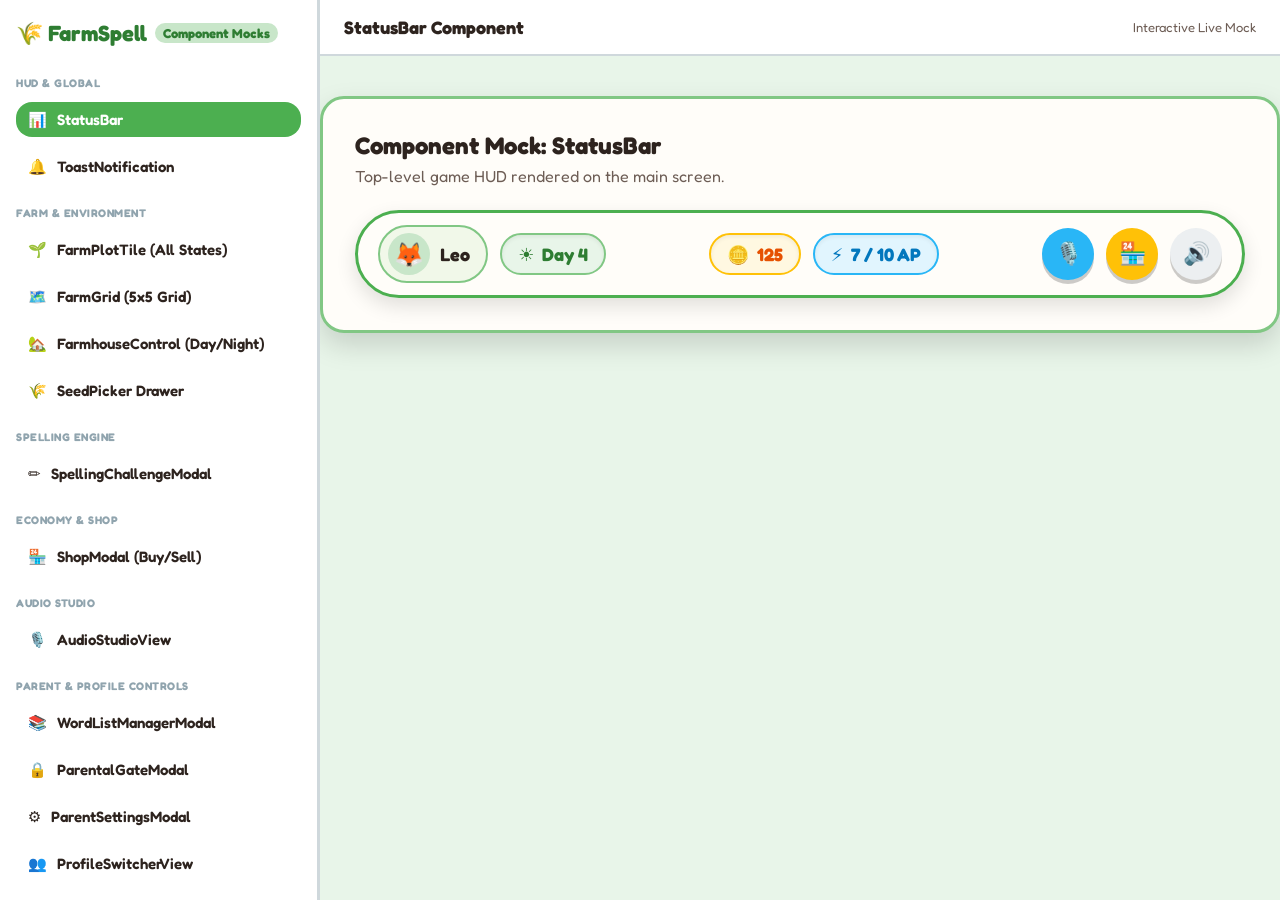
<file: ux/components/mocks/index.html>
<!DOCTYPE html>
<html lang="en">
<head>
  <meta charset="UTF-8">
  <meta name="viewport" content="width=device-width, initial-scale=1.0">
  <title>FarmSpell - UI Component Mocks Gallery</title>
  <link rel="stylesheet" href="styles.css">
  <style>
    body {
      display: flex;
      height: 100vh;
      overflow: hidden;
      background: #ECEFF1;
    }

    /* Sidebar Navigation */
    .sidebar {
      width: 320px;
      background: #FFFFFF;
      border-right: 3px solid #CFD8DC;
      display: flex;
      flex-direction: column;
      padding: 20px 16px;
      gap: 12px;
      overflow-y: auto;
    }

    .brand-title {
      font-size: 22px;
      font-weight: 700;
      color: var(--color-farm-green-dark);
      display: flex;
      align-items: center;
      gap: 8px;
      margin-bottom: 8px;
    }

    .nav-category {
      font-size: 11px;
      font-weight: 700;
      color: #90A4AE;
      text-transform: uppercase;
      letter-spacing: 0.5px;
      margin-top: 10px;
    }

    .nav-item {
      display: flex;
      align-items: center;
      gap: 10px;
      padding: 8px 12px;
      border-radius: var(--radius-md);
      font-size: 15px;
      font-weight: 600;
      color: var(--color-text-primary);
      text-decoration: none;
      transition: background var(--duration-quick);
      cursor: pointer;
    }
    .nav-item:hover {
      background: #F1F8E9;
    }
    .nav-item.active {
      background: var(--color-farm-green-main);
      color: white;
    }

    /* Main Preview Stage */
    .preview-stage {
      flex: 1;
      display: flex;
      flex-direction: column;
      overflow: hidden;
    }

    .preview-header {
      background: #FFFFFF;
      padding: 16px 24px;
      border-bottom: 2px solid #CFD8DC;
      display: flex;
      align-items: center;
      justify-content: space-between;
    }

    .preview-iframe {
      flex: 1;
      border: none;
      width: 100%;
      height: 100%;
      background: #E8F5E9;
    }
  </style>
</head>
<body>
  <!-- Sidebar -->
  <div class="sidebar">
    <div class="brand-title">
      <span>🌾 FarmSpell</span>
      <span style="font-size: 13px; background: #C8E6C9; padding: 2px 8px; border-radius: 12px;">Component Mocks</span>
    </div>

    <div class="nav-category">HUD & Global</div>
    <a class="nav-item active" onclick="loadMock('status-bar.html', this)">
      <span>📊</span> StatusBar
    </a>
    <a class="nav-item" onclick="loadMock('toast-notification.html', this)">
      <span>🔔</span> ToastNotification
    </a>

    <div class="nav-category">Farm & Environment</div>
    <a class="nav-item" onclick="loadMock('farm-plot-tile.html', this)">
      <span>🌱</span> FarmPlotTile (All States)
    </a>
    <a class="nav-item" onclick="loadMock('farm-grid.html', this)">
      <span>🗺️</span> FarmGrid (5x5 Grid)
    </a>
    <a class="nav-item" onclick="loadMock('farmhouse-control.html', this)">
      <span>🏡</span> FarmhouseControl (Day/Night)
    </a>
    <a class="nav-item" onclick="loadMock('seed-picker.html', this)">
      <span>🌾</span> SeedPicker Drawer
    </a>

    <div class="nav-category">Spelling Engine</div>
    <a class="nav-item" onclick="loadMock('spelling-challenge-modal.html', this)">
      <span>✏️</span> SpellingChallengeModal
    </a>

    <div class="nav-category">Economy & Shop</div>
    <a class="nav-item" onclick="loadMock('shop-modal.html', this)">
      <span>🏪</span> ShopModal (Buy/Sell)
    </a>

    <div class="nav-category">Audio Studio</div>
    <a class="nav-item" onclick="loadMock('audio-studio-view.html', this)">
      <span>🎙️</span> AudioStudioView
    </a>

    <div class="nav-category">Parent & Profile Controls</div>
    <a class="nav-item" onclick="loadMock('word-list-manager-modal.html', this)">
      <span>📚</span> WordListManagerModal
    </a>
    <a class="nav-item" onclick="loadMock('parental-gate-modal.html', this)">
      <span>🔒</span> ParentalGateModal
    </a>
    <a class="nav-item" onclick="loadMock('parent-settings-modal.html', this)">
      <span>⚙️</span> ParentSettingsModal
    </a>
    <a class="nav-item" onclick="loadMock('profile-switcher-view.html', this)">
      <span>👥</span> ProfileSwitcherView
    </a>
    <a class="nav-item" onclick="loadMock('share-code-modal.html', this)">
      <span>🔗</span> JoinCodeModal
    </a>
  </div>

  <!-- Main Preview Stage -->
  <div class="preview-stage">
    <div class="preview-header">
      <h3 id="current-title" style="font-size: 18px; color: var(--color-text-primary);">StatusBar Component</h3>
      <span style="font-size: 13px; color: var(--color-text-muted);">Interactive Live Mock</span>
    </div>
    <iframe id="mock-frame" class="preview-iframe" src="status-bar.html"></iframe>
  </div>

  <script>
    function loadMock(url, el) {
      document.querySelectorAll('.nav-item').forEach(item => item.classList.remove('active'));
      el.classList.add('active');
      document.getElementById('mock-frame').src = url;
      document.getElementById('current-title').textContent = el.textContent.trim() + ' Component';
    }
  </script>
</body>
</html>
</file>
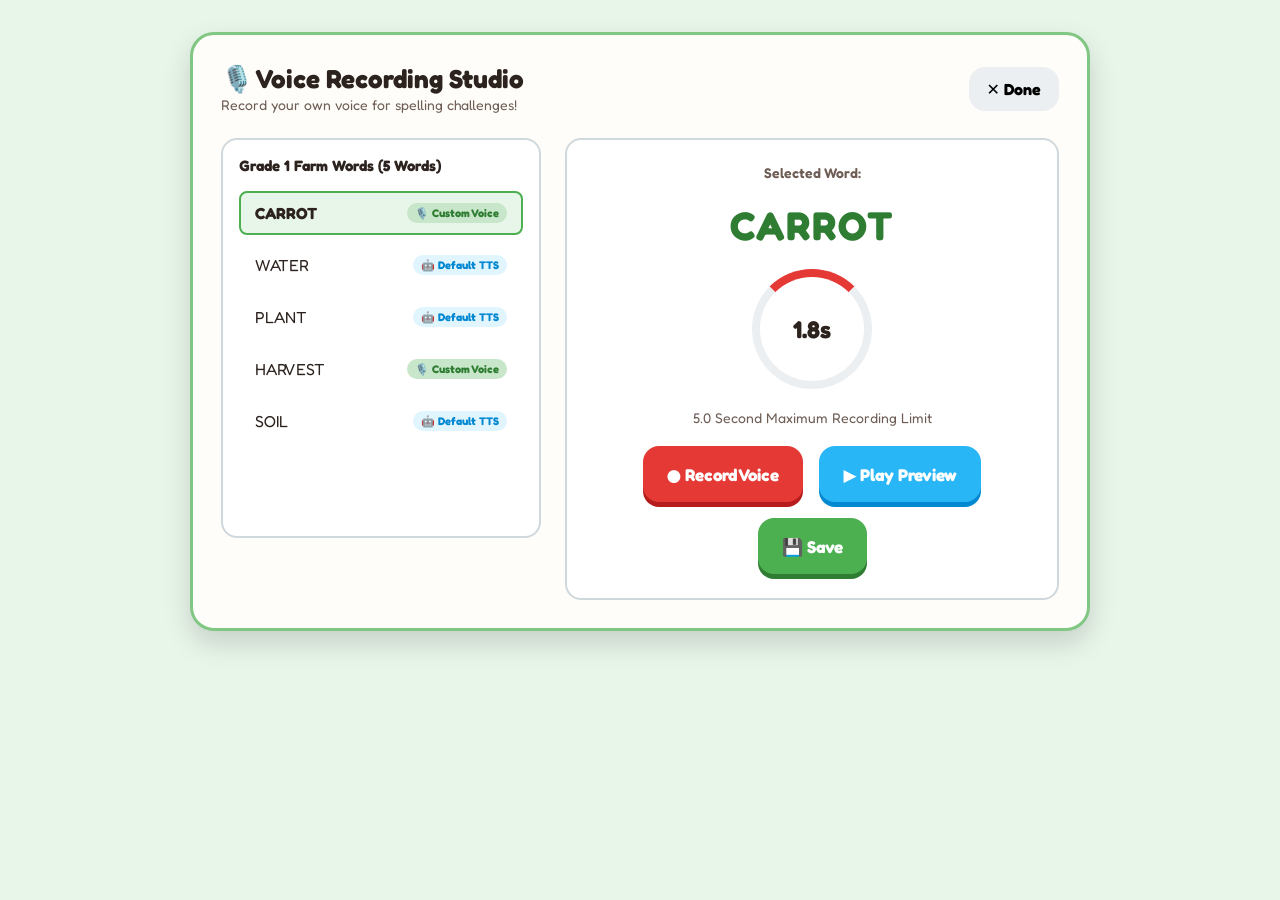
<file: ux/components/mocks/audio-studio-view.html>
<!DOCTYPE html>
<html lang="en">
<head>
  <meta charset="UTF-8">
  <meta name="viewport" content="width=device-width, initial-scale=1.0">
  <title>AudioStudioView Component Mock</title>
  <link rel="stylesheet" href="styles.css">
  <style>
    .studio-container {
      max-width: 900px;
      margin: 32px auto;
      padding: 28px;
      display: flex;
      flex-direction: column;
      gap: 24px;
    }

    .studio-header {
      display: flex;
      align-items: center;
      justify-content: space-between;
    }

    .studio-body {
      display: grid;
      grid-template-columns: 320px 1fr;
      gap: 24px;
    }

    /* Word List Column */
    .word-list-box {
      background: #FFFFFF;
      border: 2px solid #CFD8DC;
      border-radius: var(--radius-md);
      padding: 16px;
      max-height: 400px;
      overflow-y: auto;
      display: flex;
      flex-direction: column;
      gap: 8px;
    }

    .word-item {
      display: flex;
      align-items: center;
      justify-content: space-between;
      padding: 10px 14px;
      border-radius: var(--radius-sm);
      border: 2px solid transparent;
      cursor: pointer;
    }
    .word-item:hover { background: #F1F8E9; }
    .word-active {
      background: #E8F5E9;
      border-color: var(--color-farm-green-main);
      font-weight: 700;
    }

    .source-badge {
      font-size: 11px;
      font-weight: 700;
      padding: 3px 8px;
      border-radius: var(--radius-full);
    }
    .badge-custom { background: #C8E6C9; color: var(--color-farm-green-dark); }
    .badge-tts { background: #E1F5FE; color: var(--color-sky-blue-dark); }

    /* Recording Station Column */
    .recording-panel {
      background: #FFFFFF;
      border: 2px solid #CFD8DC;
      border-radius: var(--radius-md);
      padding: 24px;
      display: flex;
      flex-direction: column;
      align-items: center;
      justify-content: center;
      gap: 20px;
      text-align: center;
    }

    .target-word-display {
      font-size: 40px;
      font-weight: 700;
      color: var(--color-farm-green-dark);
      letter-spacing: 2px;
    }

    /* Circular Timer Gauge */
    .timer-ring {
      width: 120px;
      height: 120px;
      border-radius: 50%;
      border: 8px solid #ECEFF1;
      border-top-color: var(--color-record-red);
      display: flex;
      align-items: center;
      justify-content: center;
      font-size: 24px;
      font-weight: 700;
      color: var(--color-text-primary);
      position: relative;
    }

    .control-actions-row {
      display: flex;
      gap: 16px;
      flex-wrap: wrap;
      justify-content: center;
    }
  </style>
</head>
<body>
  <div class="studio-container glass-card">
    <div class="studio-header">
      <div>
        <h2 style="font-size: 26px;">🎙️ Voice Recording Studio</h2>
        <span style="font-size: 14px; color: var(--color-text-muted);">Record your own voice for spelling challenges!</span>
      </div>
      <button class="btn-tactile" style="min-height: 44px; padding: 6px 18px; background: #ECEFF1; font-size: 16px;">✕ Done</button>
    </div>

    <div class="studio-body">
      <!-- Left: Word Pack List -->
      <div class="word-list-box">
        <div style="font-weight: 700; font-size: 15px; margin-bottom: 8px;">Grade 1 Farm Words (5 Words)</div>
        <div class="word-item word-active">
          <span>CARROT</span>
          <span class="source-badge badge-custom">🎙️ Custom Voice</span>
        </div>
        <div class="word-item">
          <span>WATER</span>
          <span class="source-badge badge-tts">🤖 Default TTS</span>
        </div>
        <div class="word-item">
          <span>PLANT</span>
          <span class="source-badge badge-tts">🤖 Default TTS</span>
        </div>
        <div class="word-item">
          <span>HARVEST</span>
          <span class="source-badge badge-custom">🎙️ Custom Voice</span>
        </div>
        <div class="word-item">
          <span>SOIL</span>
          <span class="source-badge badge-tts">🤖 Default TTS</span>
        </div>
      </div>

      <!-- Right: Active Recording Controls -->
      <div class="recording-panel">
        <span style="font-size: 14px; font-weight: 600; color: var(--color-text-muted);">Selected Word:</span>
        <div class="target-word-display">CARROT</div>

        <!-- 5.0s Countdown Ring -->
        <div class="timer-ring">
          1.8s
        </div>

        <div style="color: var(--color-text-muted); font-size: 14px;">5.0 Second Maximum Recording Limit</div>

        <!-- Buttons Deck -->
        <div class="control-actions-row">
          <button class="btn-tactile btn-red" style="font-size: 17px;">● Record Voice</button>
          <button class="btn-tactile btn-blue" style="font-size: 17px;">▶ Play Preview</button>
          <button class="btn-tactile btn-green" style="font-size: 17px;">💾 Save</button>
        </div>
      </div>
    </div>
  </div>
</body>
</html>
</file>
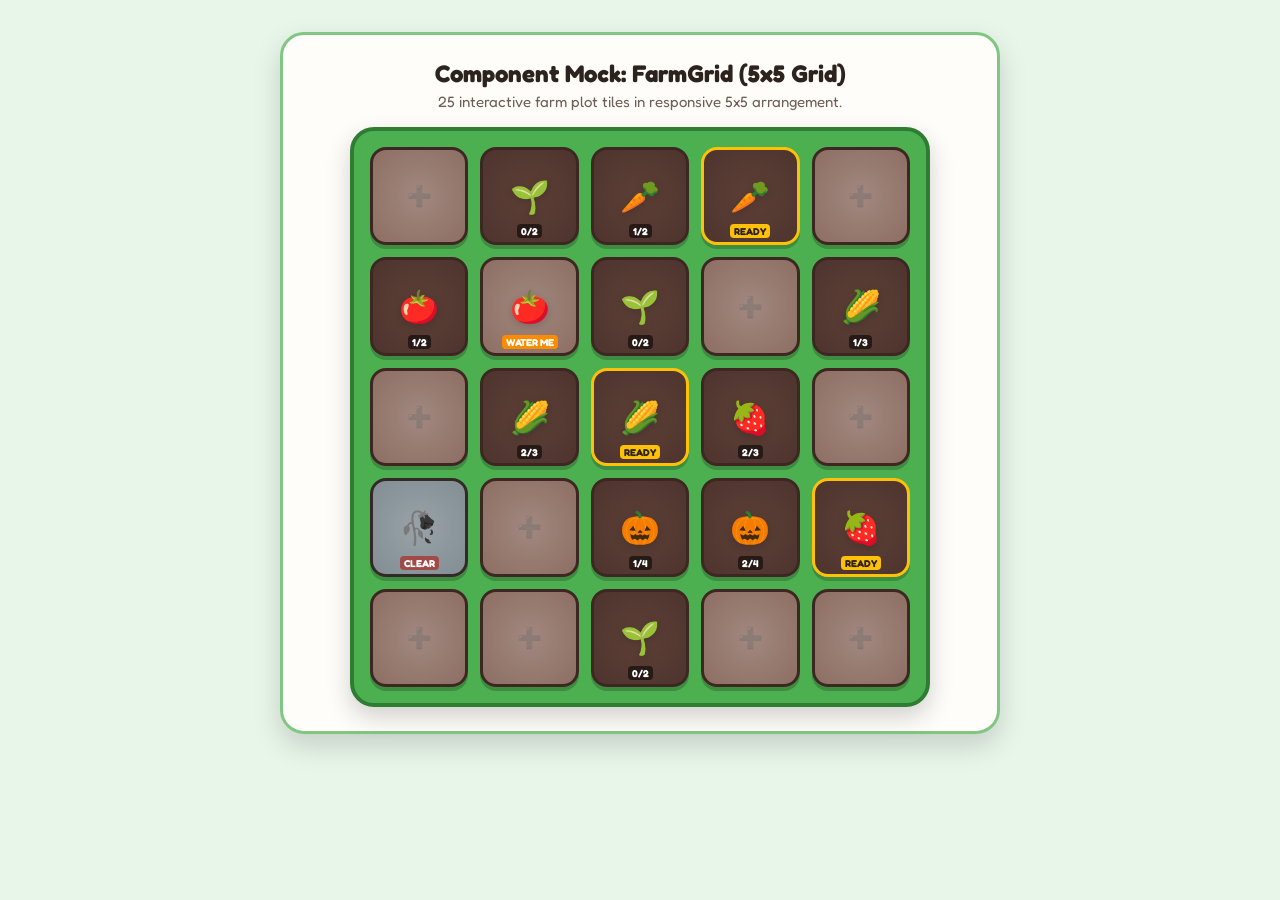
<file: ux/components/mocks/farm-grid.html>
<!DOCTYPE html>
<html lang="en">
<head>
  <meta charset="UTF-8">
  <meta name="viewport" content="width=device-width, initial-scale=1.0">
  <title>FarmGrid Component Mock</title>
  <link rel="stylesheet" href="styles.css">
  <style>
    .showcase-container {
      max-width: 720px;
      margin: 32px auto;
      padding: 24px;
      display: flex;
      flex-direction: column;
      align-items: center;
      gap: 16px;
    }

    /* 5x5 Farm Grid Container */
    .farm-grid {
      display: grid;
      grid-template-columns: repeat(5, 1fr);
      gap: 12px;
      background: var(--color-farm-green-main);
      padding: 16px;
      border-radius: var(--radius-lg);
      border: 4px solid var(--color-farm-green-dark);
      box-shadow: 0 10px 25px rgba(0,0,0,0.18);
      max-width: 580px;
      width: 100%;
    }

    /* Plot Tile */
    .grid-plot {
      aspect-ratio: 1 / 1;
      border-radius: var(--radius-md);
      border: 3px solid var(--color-soil-border);
      display: flex;
      flex-direction: column;
      align-items: center;
      justify-content: center;
      position: relative;
      cursor: pointer;
      box-shadow: 0 4px 0 rgba(0, 0, 0, 0.2);
      transition: transform var(--duration-instant);
    }
    .grid-plot:active {
      transform: translateY(2px);
      box-shadow: 0 2px 0 rgba(0, 0, 0, 0.2);
    }

    .plot-dry { background: radial-gradient(circle, #A1887F 0%, var(--color-soil-dry) 100%); }
    .plot-wet { background: radial-gradient(circle, #5D4037 0%, var(--color-soil-wet) 100%); }
    .plot-withered { background: radial-gradient(circle, #90A4AE 0%, var(--color-withered-gray) 100%); filter: grayscale(0.5); }
    .plot-ready { animation: pulseGlow 1.8s infinite; border-color: var(--color-coin-gold); }

    .crop-icon { font-size: 32px; filter: drop-shadow(0 2px 4px rgba(0,0,0,0.2)); }
    .plot-subtext {
      position: absolute;
      bottom: 4px;
      font-size: 10px;
      font-weight: 700;
      color: white;
      background: rgba(0,0,0,0.55);
      border-radius: 4px;
      padding: 1px 4px;
    }
  </style>
</head>
<body>
  <div class="showcase-container glass-card">
    <div style="text-align: center;">
      <h2>Component Mock: FarmGrid (5x5 Grid)</h2>
      <p style="color: var(--color-text-muted); font-size: 15px; margin-top: 4px;">25 interactive farm plot tiles in responsive 5x5 arrangement.</p>
    </div>

    <!-- 5x5 Farm Grid -->
    <div class="farm-grid">
      <!-- Row 1 -->
      <div class="grid-plot plot-dry"><span style="opacity: 0.3; font-size: 20px;">➕</span></div>
      <div class="grid-plot plot-wet"><span class="crop-icon">🌱</span><span class="plot-subtext">0/2</span></div>
      <div class="grid-plot plot-wet"><span class="crop-icon">🥕</span><span class="plot-subtext">1/2</span></div>
      <div class="grid-plot plot-wet plot-ready"><span class="crop-icon">🥕</span><span class="plot-subtext" style="background: var(--color-coin-gold); color: #2D231E;">READY</span></div>
      <div class="grid-plot plot-dry"><span style="opacity: 0.3; font-size: 20px;">➕</span></div>

      <!-- Row 2 -->
      <div class="grid-plot plot-wet"><span class="crop-icon">🍅</span><span class="plot-subtext">1/2</span></div>
      <div class="grid-plot plot-dry"><span class="crop-icon">🍅</span><span class="plot-subtext" style="background: var(--color-feedback-warning);">WATER ME</span></div>
      <div class="grid-plot plot-wet"><span class="crop-icon">🌱</span><span class="plot-subtext">0/2</span></div>
      <div class="grid-plot plot-dry"><span style="opacity: 0.3; font-size: 20px;">➕</span></div>
      <div class="grid-plot plot-wet"><span class="crop-icon">🌽</span><span class="plot-subtext">1/3</span></div>

      <!-- Row 3 -->
      <div class="grid-plot plot-dry"><span style="opacity: 0.3; font-size: 20px;">➕</span></div>
      <div class="grid-plot plot-wet"><span class="crop-icon">🌽</span><span class="plot-subtext">2/3</span></div>
      <div class="grid-plot plot-wet plot-ready"><span class="crop-icon">🌽</span><span class="plot-subtext" style="background: var(--color-coin-gold); color: #2D231E;">READY</span></div>
      <div class="grid-plot plot-wet"><span class="crop-icon">🍓</span><span class="plot-subtext">2/3</span></div>
      <div class="grid-plot plot-dry"><span style="opacity: 0.3; font-size: 20px;">➕</span></div>

      <!-- Row 4 -->
      <div class="grid-plot plot-withered"><span class="crop-icon" style="filter: grayscale(1);">🥀</span><span class="plot-subtext" style="background: var(--color-record-red);">CLEAR</span></div>
      <div class="grid-plot plot-dry"><span style="opacity: 0.3; font-size: 20px;">➕</span></div>
      <div class="grid-plot plot-wet"><span class="crop-icon">🎃</span><span class="plot-subtext">1/4</span></div>
      <div class="grid-plot plot-wet"><span class="crop-icon">🎃</span><span class="plot-subtext">2/4</span></div>
      <div class="grid-plot plot-wet plot-ready"><span class="crop-icon">🍓</span><span class="plot-subtext" style="background: var(--color-coin-gold); color: #2D231E;">READY</span></div>

      <!-- Row 5 -->
      <div class="grid-plot plot-dry"><span style="opacity: 0.3; font-size: 20px;">➕</span></div>
      <div class="grid-plot plot-dry"><span style="opacity: 0.3; font-size: 20px;">➕</span></div>
      <div class="grid-plot plot-wet"><span class="crop-icon">🌱</span><span class="plot-subtext">0/2</span></div>
      <div class="grid-plot plot-dry"><span style="opacity: 0.3; font-size: 20px;">➕</span></div>
      <div class="grid-plot plot-dry"><span style="opacity: 0.3; font-size: 20px;">➕</span></div>
    </div>
  </div>
</body>
</html>
</file>
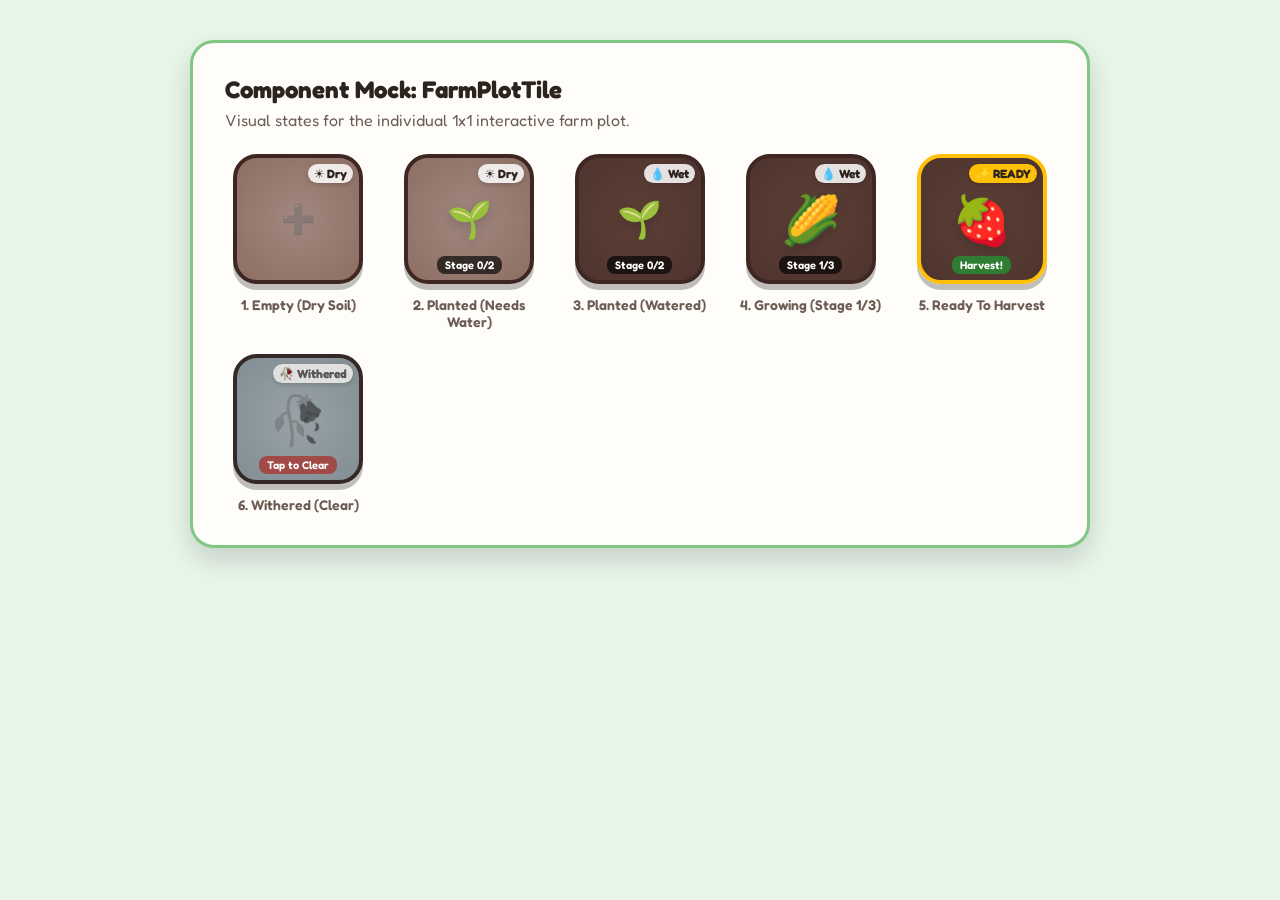
<file: ux/components/mocks/farm-plot-tile.html>
<!DOCTYPE html>
<html lang="en">
<head>
  <meta charset="UTF-8">
  <meta name="viewport" content="width=device-width, initial-scale=1.0">
  <title>FarmPlotTile Component Mock</title>
  <link rel="stylesheet" href="styles.css">
  <style>
    .showcase-container {
      max-width: 900px;
      margin: 40px auto;
      padding: 32px;
    }
    .states-grid {
      display: grid;
      grid-template-columns: repeat(auto-fit, minmax(140px, 1fr));
      gap: 24px;
      margin-top: 24px;
    }
    .state-card {
      display: flex;
      flex-direction: column;
      align-items: center;
      gap: 12px;
    }
    .state-label {
      font-size: 14px;
      font-weight: 600;
      color: var(--color-text-muted);
      text-align: center;
    }

    /* Plot Tile Base */
    .plot-tile {
      width: 130px;
      height: 130px;
      border-radius: var(--radius-lg);
      border: 4px solid var(--color-soil-border);
      position: relative;
      display: flex;
      flex-direction: column;
      align-items: center;
      justify-content: center;
      cursor: pointer;
      box-shadow: 0 6px 0 rgba(0, 0, 0, 0.25);
      transition: transform var(--duration-instant), box-shadow var(--duration-instant);
    }
    .plot-tile:active {
      transform: translateY(3px);
      box-shadow: 0 3px 0 rgba(0, 0, 0, 0.25);
    }

    /* Soil Variations */
    .plot-soil-dry {
      background: radial-gradient(circle, #A1887F 0%, var(--color-soil-dry) 100%);
    }
    .plot-soil-wet {
      background: radial-gradient(circle, #5D4037 0%, var(--color-soil-wet) 100%);
    }
    .plot-soil-withered {
      background: radial-gradient(circle, #90A4AE 0%, var(--color-withered-gray) 100%);
      filter: grayscale(0.5);
    }

    /* Crop Graphics */
    .crop-graphic {
      font-size: 48px;
      line-height: 1;
      filter: drop-shadow(0 4px 6px rgba(0,0,0,0.2));
    }
    .sprout-graphic {
      font-size: 36px;
    }

    /* Badges */
    .moisture-badge {
      position: absolute;
      top: 6px;
      right: 6px;
      background: rgba(255, 255, 255, 0.85);
      border-radius: var(--radius-full);
      padding: 2px 6px;
      font-size: 12px;
      font-weight: 700;
      display: flex;
      align-items: center;
      gap: 2px;
      box-shadow: 0 2px 4px rgba(0,0,0,0.15);
    }
    .stage-badge {
      position: absolute;
      bottom: 6px;
      background: rgba(0, 0, 0, 0.65);
      color: white;
      border-radius: var(--radius-sm);
      padding: 2px 8px;
      font-size: 11px;
      font-weight: 600;
    }

    /* Ready to Harvest Glow */
    .plot-ready {
      animation: pulseGlow 1.8s infinite;
      border-color: var(--color-coin-gold);
    }
  </style>
</head>
<body>
  <div class="showcase-container glass-card">
    <h2>Component Mock: FarmPlotTile</h2>
    <p style="color: var(--color-text-muted); margin-top: 6px;">Visual states for the individual 1x1 interactive farm plot.</p>

    <div class="states-grid">
      <!-- 1. Empty Dry -->
      <div class="state-card">
        <div class="plot-tile plot-soil-dry">
          <div class="moisture-badge">☀️ Dry</div>
          <span style="font-size: 28px; opacity: 0.35;">➕</span>
        </div>
        <span class="state-label">1. Empty (Dry Soil)</span>
      </div>

      <!-- 2. Planted Dry -->
      <div class="state-card">
        <div class="plot-tile plot-soil-dry">
          <div class="moisture-badge">☀️ Dry</div>
          <div class="crop-graphic sprout-graphic">🌱</div>
          <div class="stage-badge">Stage 0/2</div>
        </div>
        <span class="state-label">2. Planted (Needs Water)</span>
      </div>

      <!-- 3. Planted Wet -->
      <div class="state-card">
        <div class="plot-tile plot-soil-wet">
          <div class="moisture-badge">💧 Wet</div>
          <div class="crop-graphic sprout-graphic">🌱</div>
          <div class="stage-badge">Stage 0/2</div>
        </div>
        <span class="state-label">3. Planted (Watered)</span>
      </div>

      <!-- 4. Growing (Corn) -->
      <div class="state-card">
        <div class="plot-tile plot-soil-wet">
          <div class="moisture-badge">💧 Wet</div>
          <div class="crop-graphic">🌽</div>
          <div class="stage-badge">Stage 1/3</div>
        </div>
        <span class="state-label">4. Growing (Stage 1/3)</span>
      </div>

      <!-- 5. Ready to Harvest (Strawberry) -->
      <div class="state-card">
        <div class="plot-tile plot-soil-wet plot-ready">
          <div class="moisture-badge" style="background: var(--color-coin-gold); color: #2D231E;">✨ READY</div>
          <div class="crop-graphic">🍓</div>
          <div class="stage-badge" style="background: var(--color-farm-green-dark);">Harvest!</div>
        </div>
        <span class="state-label">5. Ready To Harvest</span>
      </div>

      <!-- 6. Withered -->
      <div class="state-card">
        <div class="plot-tile plot-soil-withered">
          <div class="moisture-badge" style="background: #E0E0E0; color: #555;">🥀 Withered</div>
          <div class="crop-graphic" style="filter: grayscale(1) opacity(0.7);">🥀</div>
          <div class="stage-badge" style="background: var(--color-record-red);">Tap to Clear</div>
        </div>
        <span class="state-label">6. Withered (Clear)</span>
      </div>
    </div>
  </div>
</body>
</html>
</file>
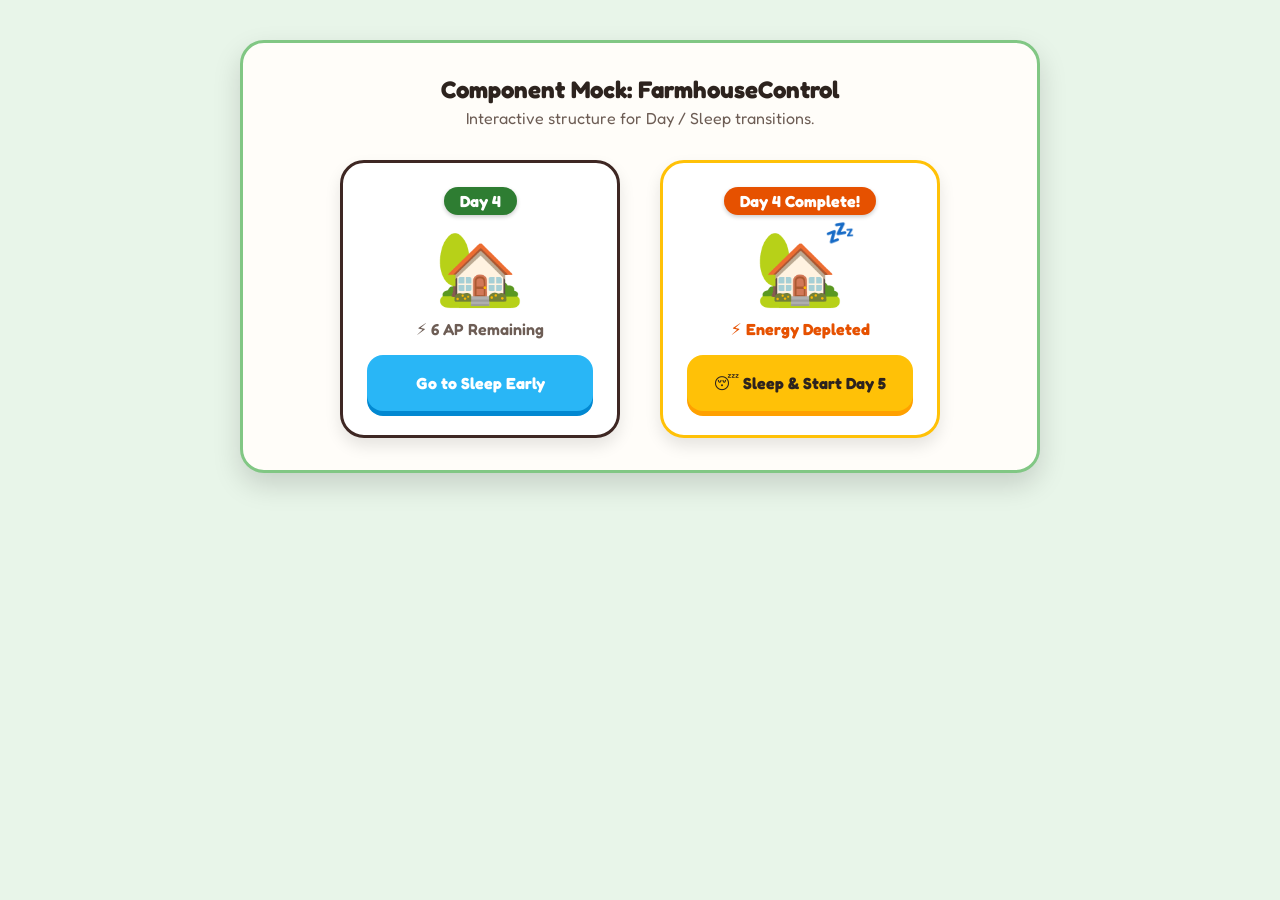
<file: ux/components/mocks/farmhouse-control.html>
<!DOCTYPE html>
<html lang="en">
<head>
  <meta charset="UTF-8">
  <meta name="viewport" content="width=device-width, initial-scale=1.0">
  <title>FarmhouseControl Component Mock</title>
  <link rel="stylesheet" href="styles.css">
  <style>
    .showcase-container {
      max-width: 800px;
      margin: 40px auto;
      padding: 32px;
      display: flex;
      flex-direction: column;
      gap: 32px;
      align-items: center;
    }

    .modes-comparison {
      display: flex;
      gap: 40px;
      justify-content: center;
      flex-wrap: wrap;
    }

    .farmhouse-card {
      width: 280px;
      background: #FFFFFF;
      border: 3px solid var(--color-soil-border);
      border-radius: var(--radius-lg);
      padding: 24px;
      display: flex;
      flex-direction: column;
      align-items: center;
      gap: 16px;
      cursor: pointer;
      box-shadow: 0 8px 16px rgba(0,0,0,0.1);
      position: relative;
      transition: transform var(--duration-instant);
    }
    .farmhouse-card:active {
      transform: translateY(3px);
    }

    /* Bedtime Active Glowing State */
    .bedtime-active {
      border-color: var(--color-coin-gold);
      animation: pulseGlow 1.6s infinite;
    }

    .house-visual {
      font-size: 72px;
      line-height: 1;
      position: relative;
    }

    .zzz-particle {
      position: absolute;
      top: -10px;
      right: -10px;
      font-size: 24px;
      animation: floatZzz 2s infinite ease-in-out;
    }

    .day-plaque {
      background: var(--color-farm-green-dark);
      color: white;
      font-size: 16px;
      font-weight: 700;
      padding: 4px 16px;
      border-radius: var(--radius-full);
      box-shadow: 0 2px 4px rgba(0,0,0,0.2);
    }

    .bedtime-btn {
      width: 100%;
      text-align: center;
    }
  </style>
</head>
<body>
  <div class="showcase-container glass-card">
    <div style="text-align: center;">
      <h2>Component Mock: FarmhouseControl</h2>
      <p style="color: var(--color-text-muted); margin-top: 4px;">Interactive structure for Day / Sleep transitions.</p>
    </div>

    <div class="modes-comparison">
      <!-- 1. Day Mode (Actions Remaining) -->
      <div class="farmhouse-card">
        <div class="day-plaque">Day 4</div>
        <div class="house-visual">
          🏡
        </div>
        <span style="font-size: 16px; font-weight: 600; color: var(--color-text-muted);">⚡ 6 AP Remaining</span>
        <button class="btn-tactile btn-blue bedtime-btn" style="font-size: 16px;">Go to Sleep Early</button>
      </div>

      <!-- 2. Night Bedtime Mode (AP == 0) -->
      <div class="farmhouse-card bedtime-active">
        <div class="day-plaque" style="background: #E65100;">Day 4 Complete!</div>
        <div class="house-visual">
          🏡
          <div class="zzz-particle">💤</div>
        </div>
        <span style="font-size: 16px; font-weight: 700; color: #E65100;">⚡ Energy Depleted</span>
        <button class="btn-tactile btn-gold bedtime-btn" style="font-size: 16px; animation: pulseGlow 1.2s infinite;">😴 Sleep & Start Day 5</button>
      </div>
    </div>
  </div>
</body>
</html>
</file>
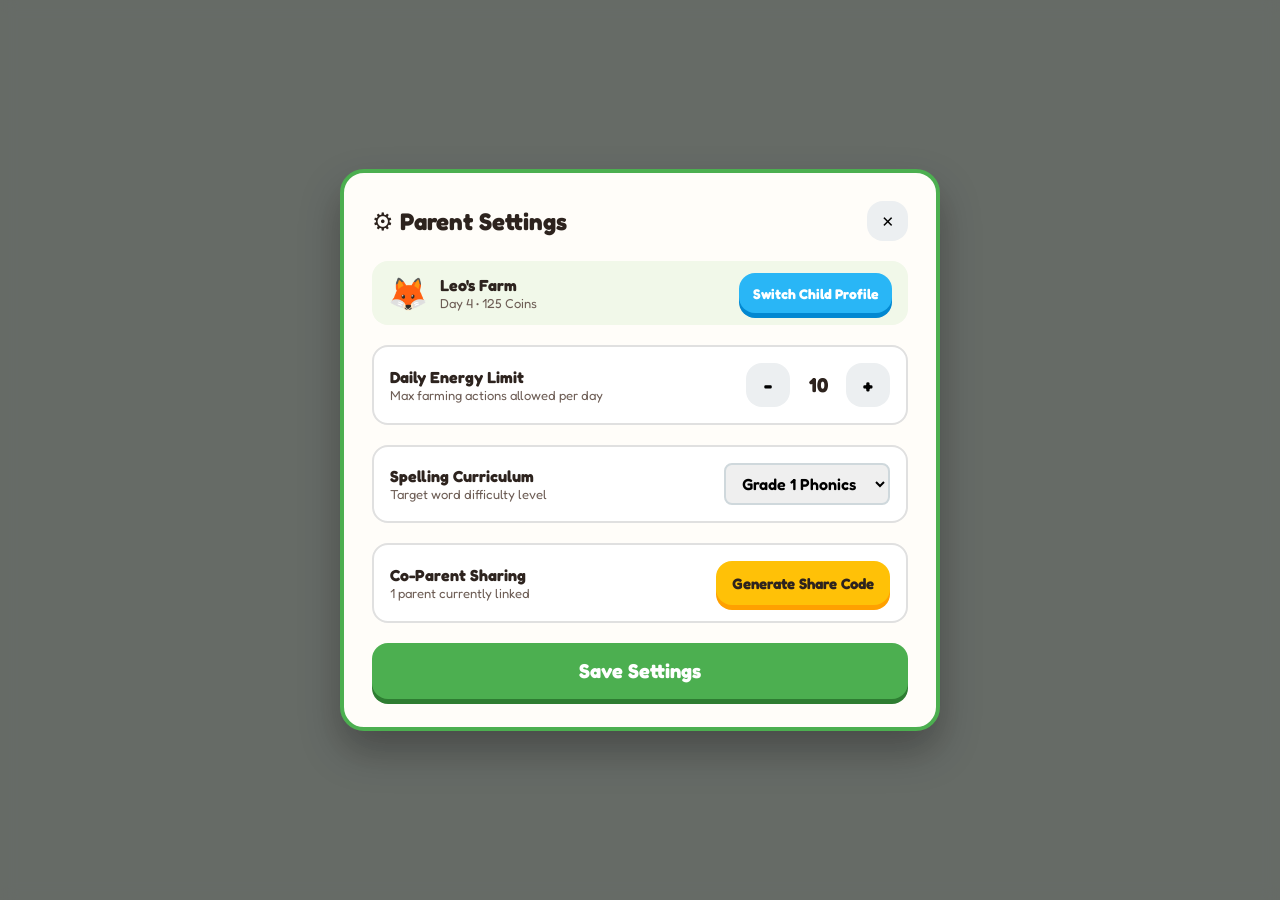
<file: ux/components/mocks/parent-settings-modal.html>
<!DOCTYPE html>
<html lang="en">
<head>
  <meta charset="UTF-8">
  <meta name="viewport" content="width=device-width, initial-scale=1.0">
  <title>ParentSettingsModal Component Mock</title>
  <link rel="stylesheet" href="styles.css">
  <style>
    .modal-backdrop {
      position: fixed;
      top: 0; left: 0; right: 0; bottom: 0;
      background: var(--color-surface-overlay);
      backdrop-filter: blur(8px);
      display: flex;
      align-items: center;
      justify-content: center;
      padding: 16px;
    }

    .settings-box {
      background: var(--color-surface-card);
      border-radius: var(--radius-lg);
      border: 4px solid var(--color-farm-green-main);
      box-shadow: 0 20px 40px rgba(0, 0, 0, 0.3);
      max-width: 600px;
      width: 100%;
      padding: 28px;
      display: flex;
      flex-direction: column;
      gap: 20px;
    }

    .setting-row {
      background: #FFFFFF;
      border: 2px solid #E0E0E0;
      border-radius: var(--radius-md);
      padding: 16px;
      display: flex;
      align-items: center;
      justify-content: space-between;
      gap: 16px;
    }

    .stepper-control {
      display: flex;
      align-items: center;
      gap: 12px;
    }
  </style>
</head>
<body>
  <div class="modal-backdrop">
    <div class="settings-box">
      <div style="display: flex; justify-content: space-between; align-items: center;">
        <h2 style="font-size: 24px;">⚙️ Parent Settings</h2>
        <button class="btn-tactile" style="min-height: 40px; padding: 4px 14px; background: #ECEFF1; font-size: 15px;">✕</button>
      </div>

      <!-- Child Summary -->
      <div style="background: #F1F8E9; border-radius: var(--radius-md); padding: 12px 16px; display: flex; align-items: center; justify-content: space-between;">
        <div style="display: flex; align-items: center; gap: 12px;">
          <span style="font-size: 32px;">🦊</span>
          <div>
            <strong>Leo's Farm</strong>
            <div style="font-size: 13px; color: var(--color-text-muted);">Day 4 • 125 Coins</div>
          </div>
        </div>
        <button class="btn-tactile btn-blue" style="min-height: 40px; padding: 6px 14px; font-size: 14px;">Switch Child Profile</button>
      </div>

      <!-- Setting 1: AP Limit -->
      <div class="setting-row">
        <div>
          <strong>Daily Energy Limit</strong>
          <div style="font-size: 13px; color: var(--color-text-muted);">Max farming actions allowed per day</div>
        </div>
        <div class="stepper-control">
          <button class="btn-tactile" style="min-height: 44px; width: 44px; padding: 0; background: #ECEFF1; font-size: 20px;">-</button>
          <strong style="font-size: 20px; min-width: 32px; text-align: center;">10</strong>
          <button class="btn-tactile" style="min-height: 44px; width: 44px; padding: 0; background: #ECEFF1; font-size: 20px;">+</button>
        </div>
      </div>

      <!-- Setting 2: Word Pack -->
      <div class="setting-row">
        <div>
          <strong>Spelling Curriculum</strong>
          <div style="font-size: 13px; color: var(--color-text-muted);">Target word difficulty level</div>
        </div>
        <select style="font-family: inherit; font-size: 16px; font-weight: 600; padding: 8px 12px; border-radius: var(--radius-sm); border: 2px solid #CFD8DC;">
          <option>Grade 1 Phonics</option>
          <option>Grade K Phonics</option>
          <option>Grade 2 Phonics</option>
        </select>
      </div>

      <!-- Setting 3: Share Code -->
      <div class="setting-row">
        <div>
          <strong>Co-Parent Sharing</strong>
          <div style="font-size: 13px; color: var(--color-text-muted);">1 parent currently linked</div>
        </div>
        <button class="btn-tactile btn-gold" style="min-height: 44px; padding: 8px 16px; font-size: 15px;">Generate Share Code</button>
      </div>

      <button class="btn-tactile btn-green" style="width: 100%;">Save Settings</button>
    </div>
  </div>
</body>
</html>
</file>
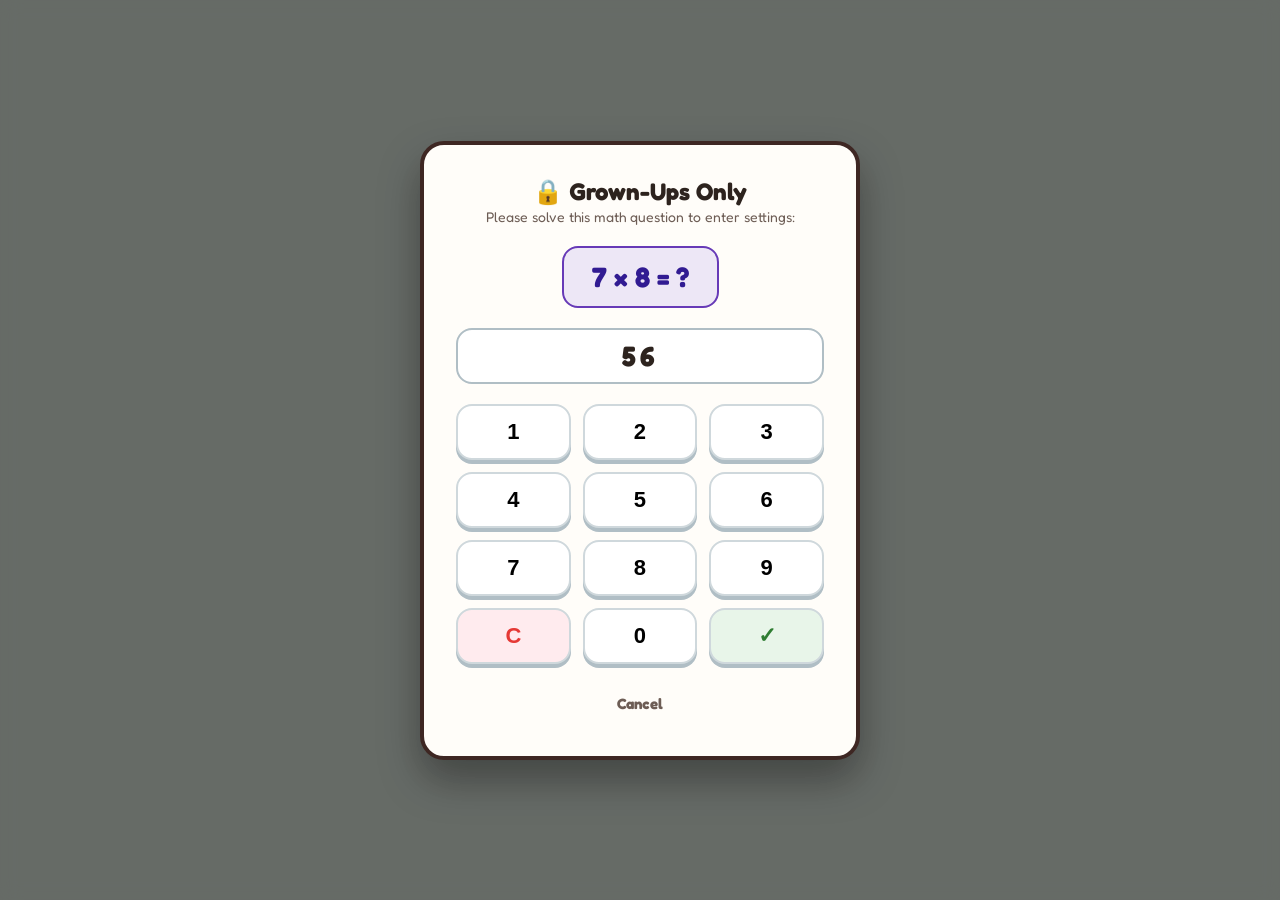
<file: ux/components/mocks/parental-gate-modal.html>
<!DOCTYPE html>
<html lang="en">
<head>
  <meta charset="UTF-8">
  <meta name="viewport" content="width=device-width, initial-scale=1.0">
  <title>ParentalGateModal Component Mock</title>
  <link rel="stylesheet" href="styles.css">
  <style>
    .modal-backdrop {
      position: fixed;
      top: 0; left: 0; right: 0; bottom: 0;
      background: var(--color-surface-overlay);
      backdrop-filter: blur(10px);
      display: flex;
      align-items: center;
      justify-content: center;
      padding: 16px;
    }

    .gate-box {
      background: var(--color-surface-card);
      border-radius: var(--radius-lg);
      border: 4px solid var(--color-soil-border);
      box-shadow: 0 20px 40px rgba(0, 0, 0, 0.35);
      max-width: 440px;
      width: 100%;
      padding: 32px;
      display: flex;
      flex-direction: column;
      align-items: center;
      gap: 20px;
    }

    .question-plaque {
      background: #EDE7F6;
      border: 2px solid #673AB7;
      padding: 12px 28px;
      border-radius: var(--radius-md);
      font-size: 28px;
      font-weight: 700;
      color: #311B92;
    }

    .answer-display {
      width: 100%;
      height: 56px;
      background: #FFFFFF;
      border: 2px solid #B0BEC5;
      border-radius: var(--radius-md);
      display: flex;
      align-items: center;
      justify-content: center;
      font-size: 28px;
      font-weight: 700;
      letter-spacing: 4px;
    }

    .keypad-grid {
      display: grid;
      grid-template-columns: repeat(3, 1fr);
      gap: 12px;
      width: 100%;
    }

    .keypad-btn {
      min-height: 56px;
      font-size: 22px;
      font-weight: 700;
      border-radius: var(--radius-md);
      border: 2px solid #CFD8DC;
      background: #FFFFFF;
      cursor: pointer;
      box-shadow: 0 4px 0 #B0BEC5;
      transition: transform var(--duration-instant);
    }
    .keypad-btn:active {
      transform: translateY(3px);
      box-shadow: 0 1px 0 #B0BEC5;
    }
  </style>
</head>
<body>
  <div class="modal-backdrop">
    <div class="gate-box">
      <div style="text-align: center;">
        <h2 style="font-size: 24px;">🔒 Grown-Ups Only</h2>
        <span style="font-size: 14px; color: var(--color-text-muted);">Please solve this math question to enter settings:</span>
      </div>

      <!-- Question Plaque -->
      <div class="question-plaque">
        7 × 8 = ?
      </div>

      <!-- Answer Input Box -->
      <div class="answer-display">
        56
      </div>

      <!-- Number Keypad -->
      <div class="keypad-grid">
        <button class="keypad-btn">1</button>
        <button class="keypad-btn">2</button>
        <button class="keypad-btn">3</button>
        <button class="keypad-btn">4</button>
        <button class="keypad-btn">5</button>
        <button class="keypad-btn">6</button>
        <button class="keypad-btn">7</button>
        <button class="keypad-btn">8</button>
        <button class="keypad-btn">9</button>
        <button class="keypad-btn" style="background: #FFEBEE; color: var(--color-record-red);">C</button>
        <button class="keypad-btn">0</button>
        <button class="keypad-btn" style="background: #E8F5E9; color: var(--color-farm-green-dark);">✓</button>
      </div>

      <button class="btn-tactile" style="min-height: 40px; padding: 6px 16px; background: transparent; font-size: 15px; color: var(--color-text-muted);">Cancel</button>
    </div>
  </div>
</body>
</html>
</file>
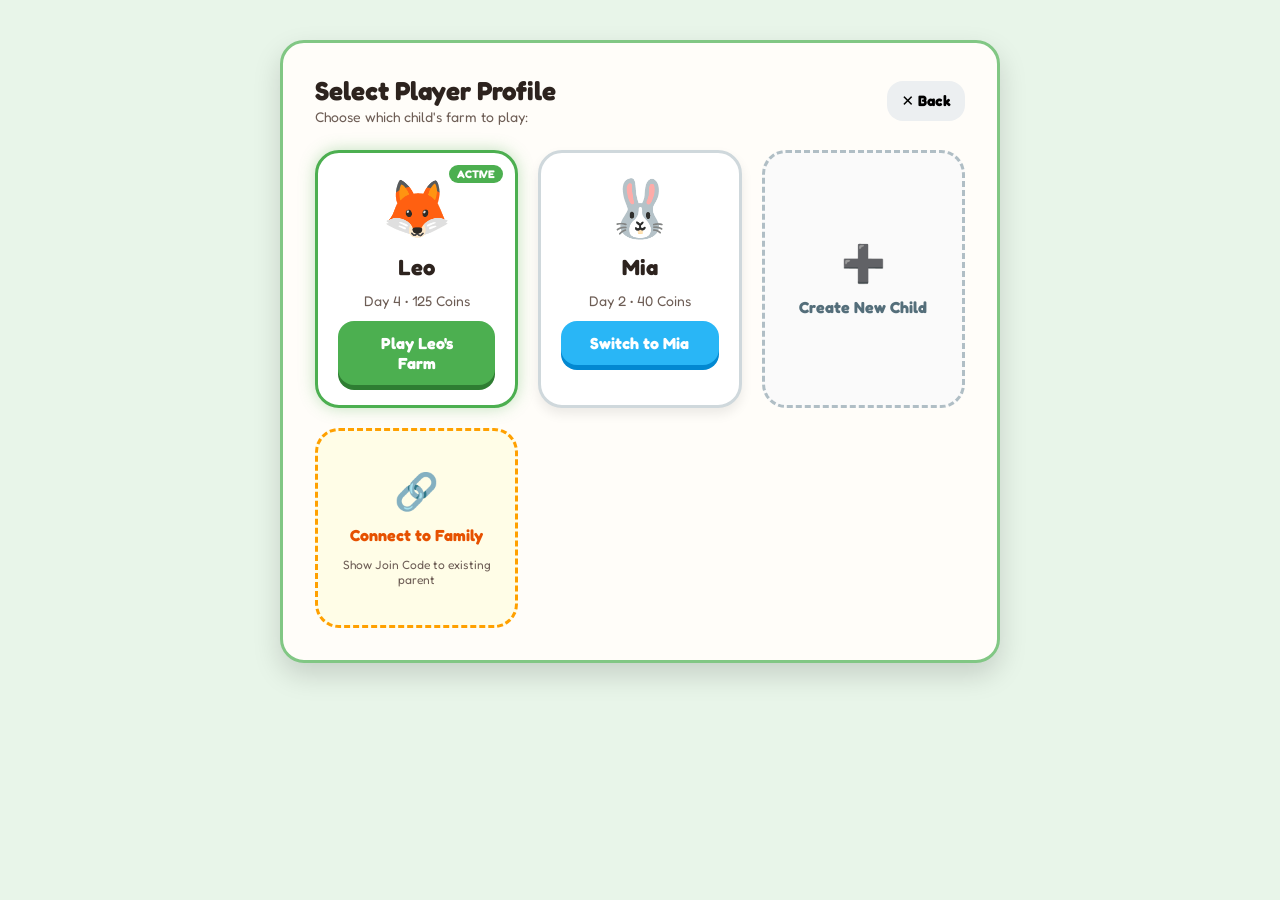
<file: ux/components/mocks/profile-switcher-view.html>
<!DOCTYPE html>
<html lang="en">
<head>
  <meta charset="UTF-8">
  <meta name="viewport" content="width=device-width, initial-scale=1.0">
  <title>ProfileSwitcherView Component Mock</title>
  <link rel="stylesheet" href="styles.css">
  <style>
    .switcher-container {
      max-width: 720px;
      margin: 40px auto;
      padding: 32px;
      display: flex;
      flex-direction: column;
      gap: 24px;
    }

    .profile-cards-grid {
      display: grid;
      grid-template-columns: repeat(auto-fit, minmax(200px, 1fr));
      gap: 20px;
    }

    .child-card {
      background: #FFFFFF;
      border: 3px solid #CFD8DC;
      border-radius: var(--radius-lg);
      padding: 20px;
      display: flex;
      flex-direction: column;
      align-items: center;
      gap: 12px;
      cursor: pointer;
      box-shadow: 0 6px 12px rgba(0,0,0,0.08);
      position: relative;
    }
    .child-card-active {
      border-color: var(--color-farm-green-main);
      box-shadow: 0 0 16px rgba(76, 175, 80, 0.35);
    }

    .new-card-btn {
      background: #FAFAFA;
      border: 3px dashed #B0BEC5;
      border-radius: var(--radius-lg);
      display: flex;
      flex-direction: column;
      align-items: center;
      justify-content: center;
      gap: 12px;
      cursor: pointer;
      min-height: 200px;
    }
  </style>
</head>
<body>
  <div class="switcher-container glass-card">
    <div style="display: flex; justify-content: space-between; align-items: center;">
      <div>
        <h2 style="font-size: 26px;">Select Player Profile</h2>
        <span style="font-size: 14px; color: var(--color-text-muted);">Choose which child's farm to play:</span>
      </div>
      <button class="btn-tactile" style="min-height: 40px; padding: 4px 14px; background: #ECEFF1; font-size: 15px;">✕ Back</button>
    </div>

    <div class="profile-cards-grid">
      <!-- Profile 1 Active -->
      <div class="child-card child-card-active">
        <div style="position: absolute; top: 12px; right: 12px; background: var(--color-farm-green-main); color: white; padding: 2px 8px; border-radius: 9999px; font-size: 11px; font-weight: 700;">ACTIVE</div>
        <div style="font-size: 56px;">🦊</div>
        <strong style="font-size: 22px;">Leo</strong>
        <span style="font-size: 14px; color: var(--color-text-muted);">Day 4 • 125 Coins</span>
        <button class="btn-tactile btn-green" style="min-height: 44px; width: 100%; font-size: 16px;">Play Leo's Farm</button>
      </div>

      <!-- Profile 2 -->
      <div class="child-card">
        <div style="font-size: 56px;">🐰</div>
        <strong style="font-size: 22px;">Mia</strong>
        <span style="font-size: 14px; color: var(--color-text-muted);">Day 2 • 40 Coins</span>
        <button class="btn-tactile btn-blue" style="min-height: 44px; width: 100%; font-size: 16px;">Switch to Mia</button>
      </div>

      <!-- New Child Action -->
      <div class="new-card-btn">
        <span style="font-size: 36px; color: #78909C;">➕</span>
        <strong style="font-size: 16px; color: #546E7A;">Create New Child</strong>
      </div>

      <!-- Connect to Existing Family -->
      <div class="new-card-btn" style="border-color: var(--color-coin-gold-dark); background: #FFFDE7;">
        <span style="font-size: 36px;">🔗</span>
        <strong style="font-size: 16px; color: #E65100;">Connect to Family</strong>
        <span style="font-size: 12px; color: var(--color-text-muted); text-align: center; padding: 0 8px;">Show Join Code to existing parent</span>
      </div>
    </div>
  </div>
</body>
</html>
</file>
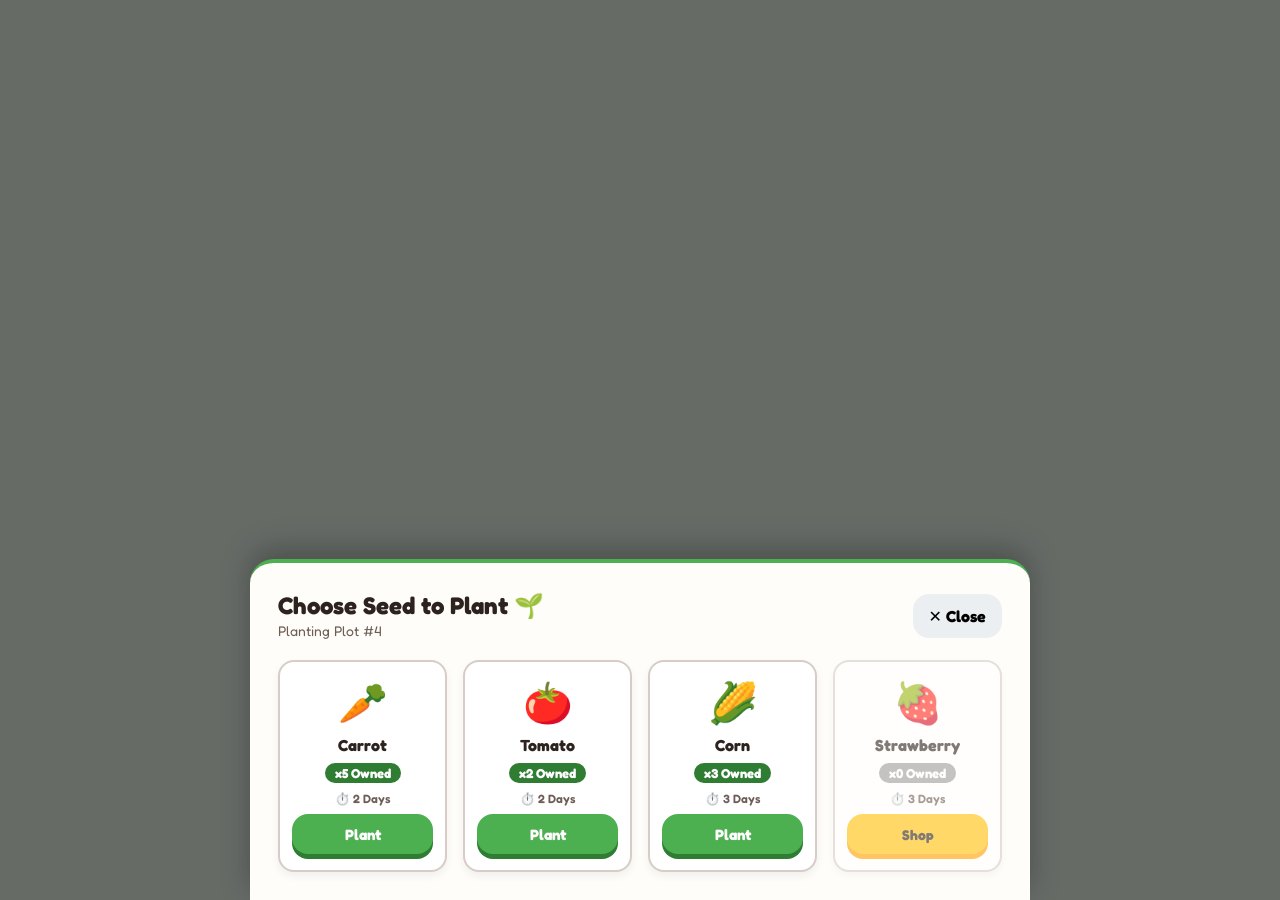
<file: ux/components/mocks/seed-picker.html>
<!DOCTYPE html>
<html lang="en">
<head>
  <meta charset="UTF-8">
  <meta name="viewport" content="width=device-width, initial-scale=1.0">
  <title>SeedPicker Component Mock</title>
  <link rel="stylesheet" href="styles.css">
  <style>
    .drawer-backdrop {
      position: fixed;
      top: 0; left: 0; right: 0; bottom: 0;
      background: var(--color-surface-overlay);
      backdrop-filter: blur(6px);
      display: flex;
      align-items: flex-end;
      justify-content: center;
    }

    .drawer-sheet {
      background: var(--color-surface-card);
      border-radius: var(--radius-lg) var(--radius-lg) 0 0;
      border-top: 4px solid var(--color-farm-green-main);
      box-shadow: 0 -10px 30px rgba(0,0,0,0.25);
      max-width: 780px;
      width: 100%;
      padding: 28px;
      display: flex;
      flex-direction: column;
      gap: 20px;
    }

    .drawer-header {
      display: flex;
      align-items: center;
      justify-content: space-between;
    }

    .seed-cards-row {
      display: grid;
      grid-template-columns: repeat(auto-fit, minmax(130px, 1fr));
      gap: 16px;
    }

    .seed-item-card {
      background: #FFFFFF;
      border: 2px solid #D7CCC8;
      border-radius: var(--radius-md);
      padding: 16px 12px;
      display: flex;
      flex-direction: column;
      align-items: center;
      gap: 8px;
      cursor: pointer;
      box-shadow: 0 4px 8px rgba(0,0,0,0.06);
      transition: transform var(--duration-instant);
    }
    .seed-item-card:hover {
      border-color: var(--color-farm-green-main);
      transform: translateY(-2px);
    }

    .seed-icon-box {
      font-size: 40px;
    }

    .seed-count-badge {
      background: var(--color-farm-green-dark);
      color: white;
      font-size: 13px;
      font-weight: 700;
      padding: 2px 10px;
      border-radius: var(--radius-full);
    }

    .seed-info-pill {
      font-size: 12px;
      color: var(--color-text-muted);
      font-weight: 600;
    }
  </style>
</head>
<body>
  <div class="drawer-backdrop">
    <div class="drawer-sheet">
      <div class="drawer-header">
        <div>
          <h2 style="font-size: 24px;">Choose Seed to Plant 🌱</h2>
          <span style="font-size: 14px; color: var(--color-text-muted);">Planting Plot #4</span>
        </div>
        <button class="btn-tactile" style="min-height: 44px; padding: 6px 16px; background: #ECEFF1; font-size: 16px;">✕ Close</button>
      </div>

      <div class="seed-cards-row">
        <!-- Carrot -->
        <div class="seed-item-card">
          <div class="seed-icon-box">🥕</div>
          <strong style="font-size: 16px;">Carrot</strong>
          <span class="seed-count-badge">x5 Owned</span>
          <span class="seed-info-pill">⏱️ 2 Days</span>
          <button class="btn-tactile btn-green" style="min-height: 40px; padding: 6px 16px; font-size: 15px; width: 100%;">Plant</button>
        </div>

        <!-- Tomato -->
        <div class="seed-item-card">
          <div class="seed-icon-box">🍅</div>
          <strong style="font-size: 16px;">Tomato</strong>
          <span class="seed-count-badge">x2 Owned</span>
          <span class="seed-info-pill">⏱️ 2 Days</span>
          <button class="btn-tactile btn-green" style="min-height: 40px; padding: 6px 16px; font-size: 15px; width: 100%;">Plant</button>
        </div>

        <!-- Corn -->
        <div class="seed-item-card">
          <div class="seed-icon-box">🌽</div>
          <strong style="font-size: 16px;">Corn</strong>
          <span class="seed-count-badge">x3 Owned</span>
          <span class="seed-info-pill">⏱️ 3 Days</span>
          <button class="btn-tactile btn-green" style="min-height: 40px; padding: 6px 16px; font-size: 15px; width: 100%;">Plant</button>
        </div>

        <!-- Strawberry (0 Owned) -->
        <div class="seed-item-card" style="opacity: 0.6;">
          <div class="seed-icon-box">🍓</div>
          <strong style="font-size: 16px;">Strawberry</strong>
          <span class="seed-count-badge" style="background: #9E9E9E;">x0 Owned</span>
          <span class="seed-info-pill">⏱️ 3 Days</span>
          <button class="btn-tactile btn-gold" style="min-height: 40px; padding: 6px 12px; font-size: 14px; width: 100%;">Shop</button>
        </div>
      </div>
    </div>
  </div>
</body>
</html>
</file>
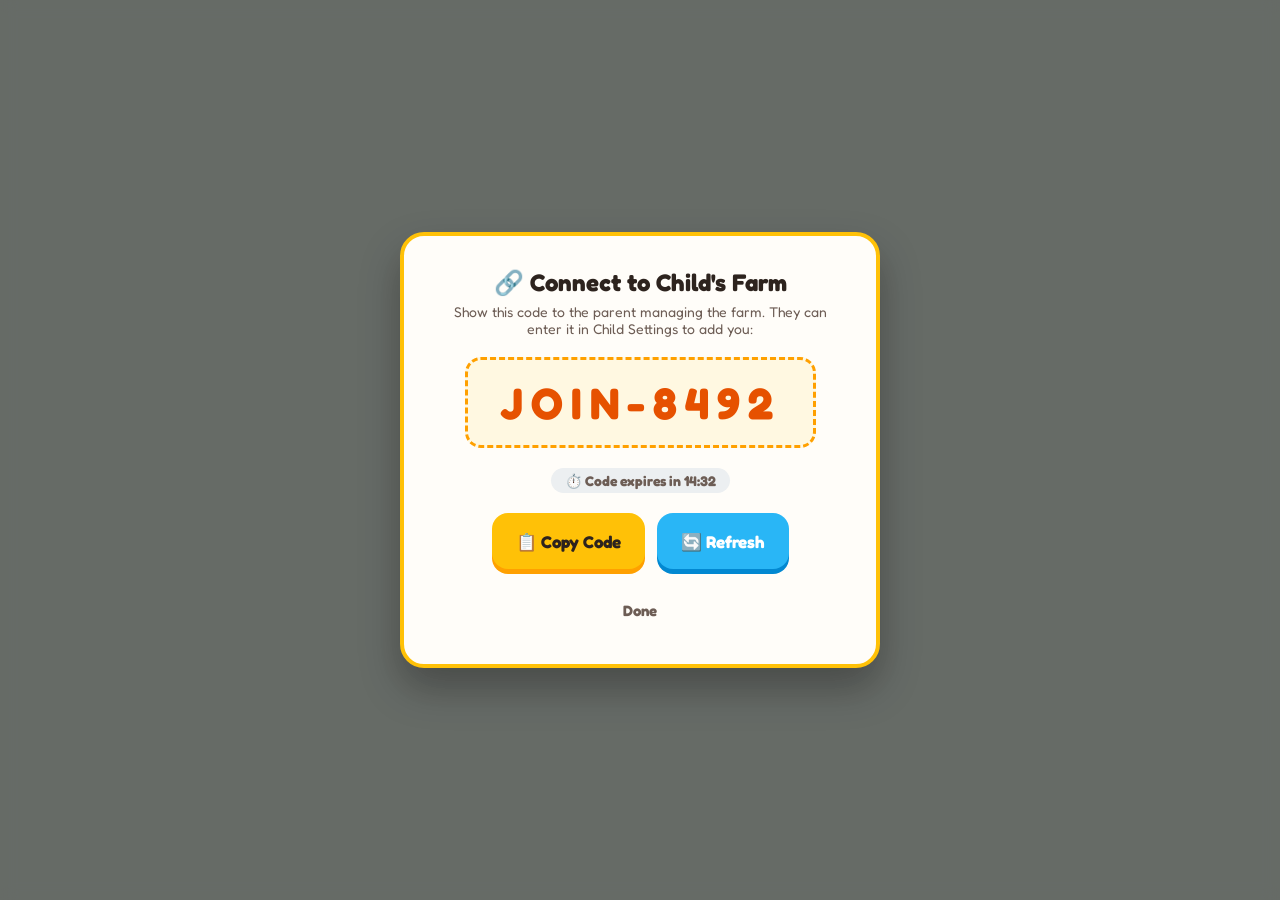
<file: ux/components/mocks/share-code-modal.html>
<!DOCTYPE html>
<html lang="en">
<head>
  <meta charset="UTF-8">
  <meta name="viewport" content="width=device-width, initial-scale=1.0">
  <title>ShareCodeModal Component Mock</title>
  <link rel="stylesheet" href="styles.css">
  <style>
    .modal-backdrop {
      position: fixed;
      top: 0; left: 0; right: 0; bottom: 0;
      background: var(--color-surface-overlay);
      backdrop-filter: blur(8px);
      display: flex;
      align-items: center;
      justify-content: center;
      padding: 16px;
    }

    .share-box {
      background: var(--color-surface-card);
      border-radius: var(--radius-lg);
      border: 4px solid var(--color-coin-gold);
      box-shadow: 0 20px 40px rgba(0, 0, 0, 0.3);
      max-width: 480px;
      width: 100%;
      padding: 32px;
      display: flex;
      flex-direction: column;
      align-items: center;
      gap: 20px;
      text-align: center;
    }

    .code-display {
      background: #FFF8E1;
      border: 3px dashed var(--color-coin-gold-dark);
      border-radius: var(--radius-md);
      padding: 16px 32px;
      font-size: 44px;
      font-weight: 700;
      letter-spacing: 8px;
      color: #E65100;
      font-variant-numeric: tabular-nums;
    }

    .timer-badge {
      background: #ECEFF1;
      color: var(--color-text-muted);
      font-size: 14px;
      font-weight: 700;
      padding: 4px 14px;
      border-radius: var(--radius-full);
    }
  </style>
</head>
<body>
  <div class="modal-backdrop">
    <div class="share-box">
      <div>
        <h2 style="font-size: 24px;">🔗 Connect to Child's Farm</h2>
        <p style="font-size: 14px; color: var(--color-text-muted); margin-top: 6px;">Show this code to the parent managing the farm. They can enter it in Child Settings to add you:</p>
      </div>

      <!-- 6-Digit Join Code Plaque -->
      <div class="code-display">
        JOIN-8492
      </div>

      <div class="timer-badge">
        ⏱️ Code expires in 14:32
      </div>

      <!-- Buttons -->
      <div style="display: flex; gap: 12px; width: 100%; justify-content: center;">
        <button class="btn-tactile btn-gold" style="font-size: 17px;">📋 Copy Code</button>
        <button class="btn-tactile btn-blue" style="font-size: 17px;">🔄 Refresh</button>
      </div>

      <button class="btn-tactile" style="min-height: 40px; background: transparent; font-size: 15px; color: var(--color-text-muted);">Done</button>
    </div>
  </div>
</body>
</html>
</file>
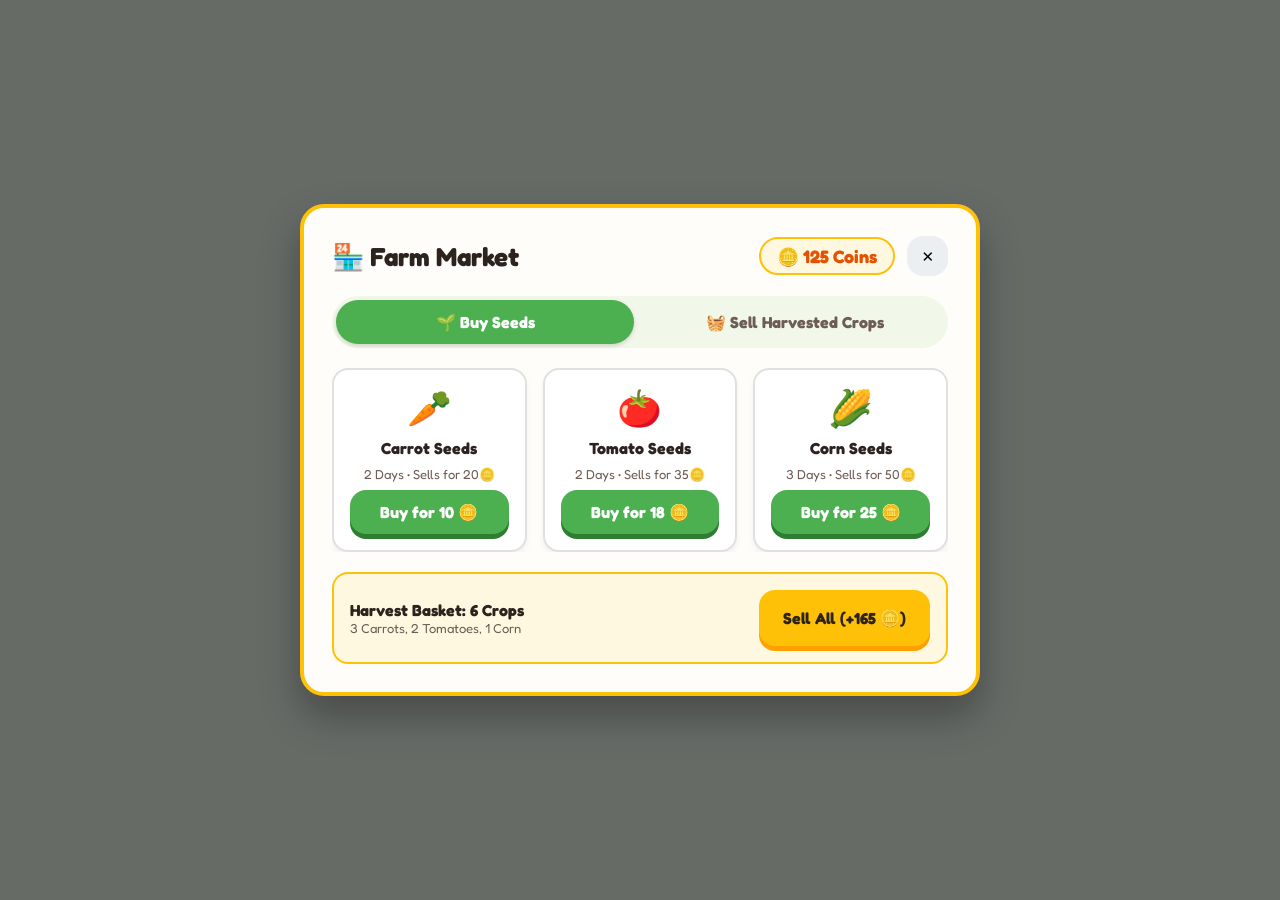
<file: ux/components/mocks/shop-modal.html>
<!DOCTYPE html>
<html lang="en">
<head>
  <meta charset="UTF-8">
  <meta name="viewport" content="width=device-width, initial-scale=1.0">
  <title>ShopModal Component Mock</title>
  <link rel="stylesheet" href="styles.css">
  <style>
    .modal-backdrop {
      position: fixed;
      top: 0; left: 0; right: 0; bottom: 0;
      background: var(--color-surface-overlay);
      backdrop-filter: blur(8px);
      display: flex;
      align-items: center;
      justify-content: center;
      padding: 16px;
    }

    .shop-window {
      background: var(--color-surface-card);
      border-radius: var(--radius-lg);
      border: 4px solid var(--color-coin-gold);
      box-shadow: 0 20px 40px rgba(0, 0, 0, 0.3);
      max-width: 680px;
      width: 100%;
      padding: 28px;
      display: flex;
      flex-direction: column;
      gap: 20px;
    }

    .shop-header {
      display: flex;
      align-items: center;
      justify-content: space-between;
    }

    .tab-bar {
      display: flex;
      gap: 12px;
      background: #F1F8E9;
      padding: 4px;
      border-radius: var(--radius-full);
    }
    .tab-btn {
      flex: 1;
      min-height: 44px;
      border-radius: var(--radius-full);
      border: none;
      font-family: inherit;
      font-size: 16px;
      font-weight: 700;
      cursor: pointer;
      padding: 8px 24px;
    }
    .tab-active {
      background: var(--color-farm-green-main);
      color: white;
      box-shadow: 0 2px 4px rgba(0,0,0,0.15);
    }
    .tab-inactive {
      background: transparent;
      color: var(--color-text-muted);
    }

    .shop-items-grid {
      display: grid;
      grid-template-columns: repeat(auto-fit, minmax(180px, 1fr));
      gap: 16px;
      max-height: 320px;
      overflow-y: auto;
    }

    .shop-card {
      background: #FFFFFF;
      border: 2px solid #E0E0E0;
      border-radius: var(--radius-md);
      padding: 16px;
      display: flex;
      flex-direction: column;
      align-items: center;
      gap: 8px;
      box-shadow: 0 4px 6px rgba(0,0,0,0.05);
    }

    .bulk-sell-banner {
      background: #FFF8E1;
      border: 2px solid var(--color-coin-gold);
      border-radius: var(--radius-md);
      padding: 16px;
      display: flex;
      align-items: center;
      justify-content: space-between;
    }
  </style>
</head>
<body>
  <div class="modal-backdrop">
    <div class="shop-window">
      <!-- Header -->
      <div class="shop-header">
        <h2 style="font-size: 26px;">🏪 Farm Market</h2>
        <div style="display: flex; align-items: center; gap: 12px;">
          <div style="background: #FFF8E1; border: 2px solid var(--color-coin-gold); padding: 6px 16px; border-radius: 9999px; font-weight: 700; font-size: 18px; color: #E65100;">
            🪙 125 Coins
          </div>
          <button class="btn-tactile" style="min-height: 40px; padding: 4px 14px; background: #ECEFF1; font-size: 15px;">✕</button>
        </div>
      </div>

      <!-- Tab Switcher -->
      <div class="tab-bar">
        <button class="tab-btn tab-active">🌱 Buy Seeds</button>
        <button class="tab-btn tab-inactive">🧺 Sell Harvested Crops</button>
      </div>

      <!-- Seed Catalog Grid -->
      <div class="shop-items-grid">
        <!-- Item 1 -->
        <div class="shop-card">
          <div style="font-size: 36px;">🥕</div>
          <strong>Carrot Seeds</strong>
          <span style="font-size: 13px; color: var(--color-text-muted);">2 Days • Sells for 20🪙</span>
          <button class="btn-tactile btn-green" style="min-height: 44px; width: 100%; font-size: 16px;">Buy for 10 🪙</button>
        </div>

        <!-- Item 2 -->
        <div class="shop-card">
          <div style="font-size: 36px;">🍅</div>
          <strong>Tomato Seeds</strong>
          <span style="font-size: 13px; color: var(--color-text-muted);">2 Days • Sells for 35🪙</span>
          <button class="btn-tactile btn-green" style="min-height: 44px; width: 100%; font-size: 16px;">Buy for 18 🪙</button>
        </div>

        <!-- Item 3 -->
        <div class="shop-card">
          <div style="font-size: 36px;">🌽</div>
          <strong>Corn Seeds</strong>
          <span style="font-size: 13px; color: var(--color-text-muted);">3 Days • Sells for 50🪙</span>
          <button class="btn-tactile btn-green" style="min-height: 44px; width: 100%; font-size: 16px;">Buy for 25 🪙</button>
        </div>
      </div>

      <!-- Bulk Action Footer -->
      <div class="bulk-sell-banner">
        <div>
          <strong style="font-size: 16px;">Harvest Basket: 6 Crops</strong>
          <div style="font-size: 13px; color: var(--color-text-muted);">3 Carrots, 2 Tomatoes, 1 Corn</div>
        </div>
        <button class="btn-tactile btn-gold" style="font-size: 16px;">Sell All (+165 🪙)</button>
      </div>
    </div>
  </div>
</body>
</html>
</file>
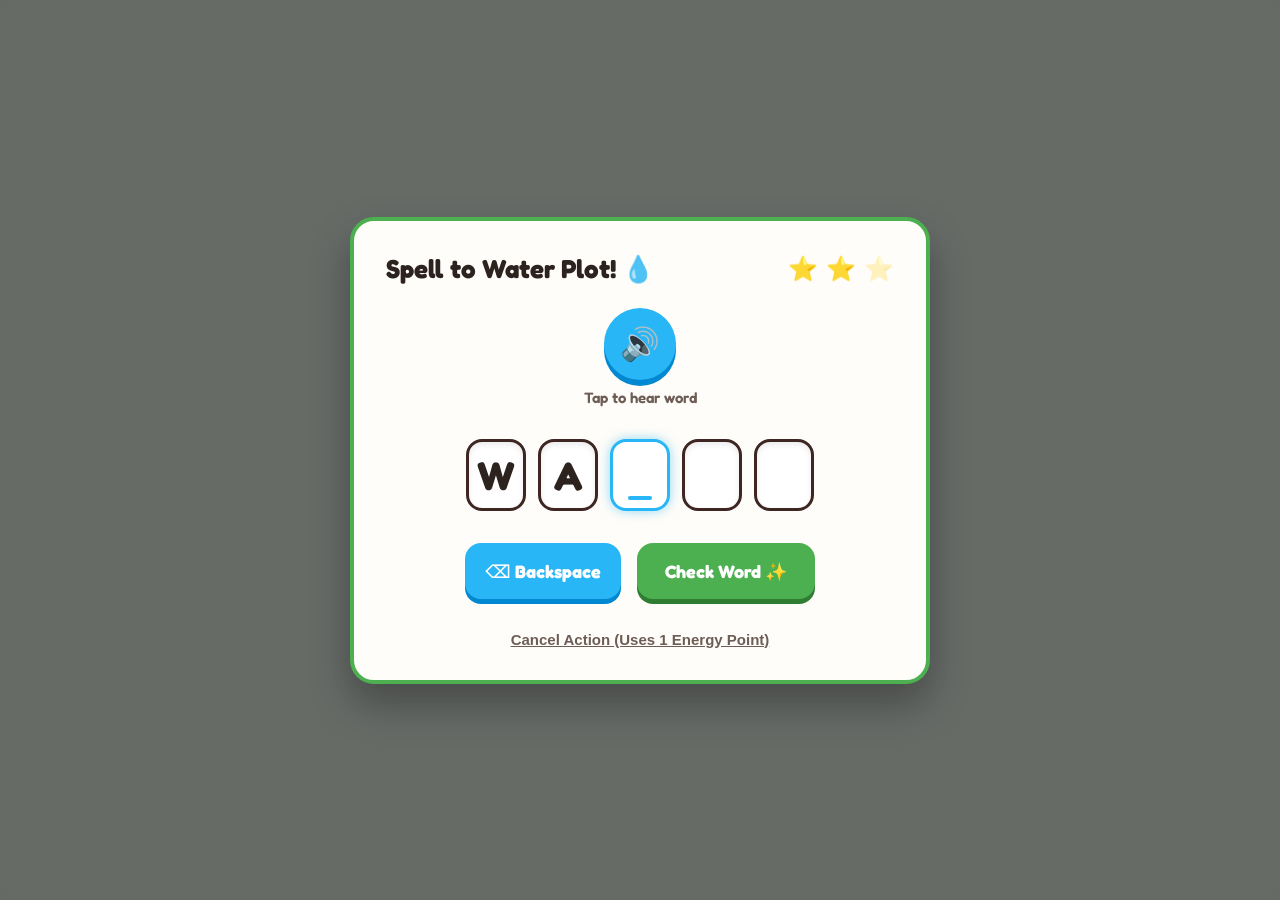
<file: ux/components/mocks/spelling-challenge-modal.html>
<!DOCTYPE html>
<html lang="en">
<head>
  <meta charset="UTF-8">
  <meta name="viewport" content="width=device-width, initial-scale=1.0">
  <title>SpellingChallengeModal Component Mock</title>
  <link rel="stylesheet" href="styles.css">
  <style>
    .modal-backdrop {
      position: fixed;
      top: 0; left: 0; right: 0; bottom: 0;
      background: var(--color-surface-overlay);
      backdrop-filter: blur(8px);
      display: flex;
      align-items: center;
      justify-content: center;
      padding: 16px;
    }

    .modal-box {
      background: var(--color-surface-card);
      border-radius: var(--radius-lg);
      border: 4px solid var(--color-farm-green-main);
      box-shadow: 0 20px 40px rgba(0, 0, 0, 0.3);
      max-width: 580px;
      width: 100%;
      padding: 32px;
      display: flex;
      flex-direction: column;
      align-items: center;
      gap: 24px;
      position: relative;
    }

    .modal-header {
      display: flex;
      align-items: center;
      justify-content: space-between;
      width: 100%;
    }

    /* Attempts */
    .attempts-row {
      display: flex;
      gap: 8px;
      font-size: 24px;
    }

    /* Audio Speaker Button */
    .speaker-btn {
      width: 72px;
      height: 72px;
      border-radius: 50%;
      font-size: 32px;
      background: var(--color-sky-blue);
      box-shadow: 0 6px 0 var(--color-sky-blue-dark);
      border: none;
      color: white;
      cursor: pointer;
      display: flex;
      align-items: center;
      justify-content: center;
      transition: transform var(--duration-instant);
    }
    .speaker-btn:active {
      transform: translateY(4px);
      box-shadow: 0 2px 0 var(--color-sky-blue-dark);
    }

    /* Word Slots */
    .slots-container {
      display: flex;
      gap: 12px;
      justify-content: center;
      margin: 8px 0;
    }

    .letter-slot {
      width: 60px;
      height: 72px;
      border-radius: var(--radius-md);
      border: 3px solid var(--color-soil-border);
      background: #FFFFFF;
      display: flex;
      align-items: center;
      justify-content: center;
      font-size: 40px;
      font-weight: 700;
      color: var(--color-text-primary);
      box-shadow: inset 0 3px 6px rgba(0,0,0,0.08);
      position: relative;
    }

    .slot-active {
      border-color: var(--color-sky-blue);
      box-shadow: 0 0 12px rgba(41, 182, 246, 0.5);
    }
    .slot-active::after {
      content: '';
      position: absolute;
      bottom: 8px;
      width: 24px;
      height: 4px;
      background: var(--color-sky-blue);
      border-radius: 2px;
      animation: pulseGlow 1s infinite;
    }

    /* Controls */
    .modal-actions {
      display: flex;
      gap: 16px;
      width: 100%;
      justify-content: center;
    }

    .cancel-link {
      background: none;
      border: none;
      color: var(--color-text-muted);
      font-size: 15px;
      font-weight: 600;
      cursor: pointer;
      text-decoration: underline;
      margin-top: 8px;
    }
  </style>
</head>
<body>
  <div class="modal-backdrop">
    <div class="modal-box">
      <!-- Header -->
      <div class="modal-header">
        <h2 style="font-size: 26px; color: var(--color-text-primary);">Spell to Water Plot! 💧</h2>
        <div class="attempts-row" title="3 Attempts Allowed">
          <span>⭐</span>
          <span>⭐</span>
          <span style="opacity: 0.3;">⭐</span>
        </div>
      </div>

      <!-- Spoken Word Trigger -->
      <div style="display: flex; flex-direction: column; align-items: center; gap: 8px;">
        <button class="speaker-btn" title="Tap to listen to word">🔊</button>
        <span style="font-size: 15px; font-weight: 600; color: var(--color-text-muted);">Tap to hear word</span>
      </div>

      <!-- Letter Slots (Target: "WATER") -->
      <div class="slots-container">
        <div class="letter-slot">W</div>
        <div class="letter-slot">A</div>
        <div class="letter-slot slot-active"></div>
        <div class="letter-slot"></div>
        <div class="letter-slot"></div>
      </div>

      <!-- Interactive Actions -->
      <div class="modal-actions">
        <button class="btn-tactile btn-blue" style="font-size: 18px; padding: 10px 20px;">⌫ Backspace</button>
        <button class="btn-tactile btn-green" style="font-size: 18px; padding: 10px 28px;">Check Word ✨</button>
      </div>

      <!-- Cancel Action -->
      <button class="cancel-link">Cancel Action (Uses 1 Energy Point)</button>
    </div>
  </div>
</body>
</html>
</file>
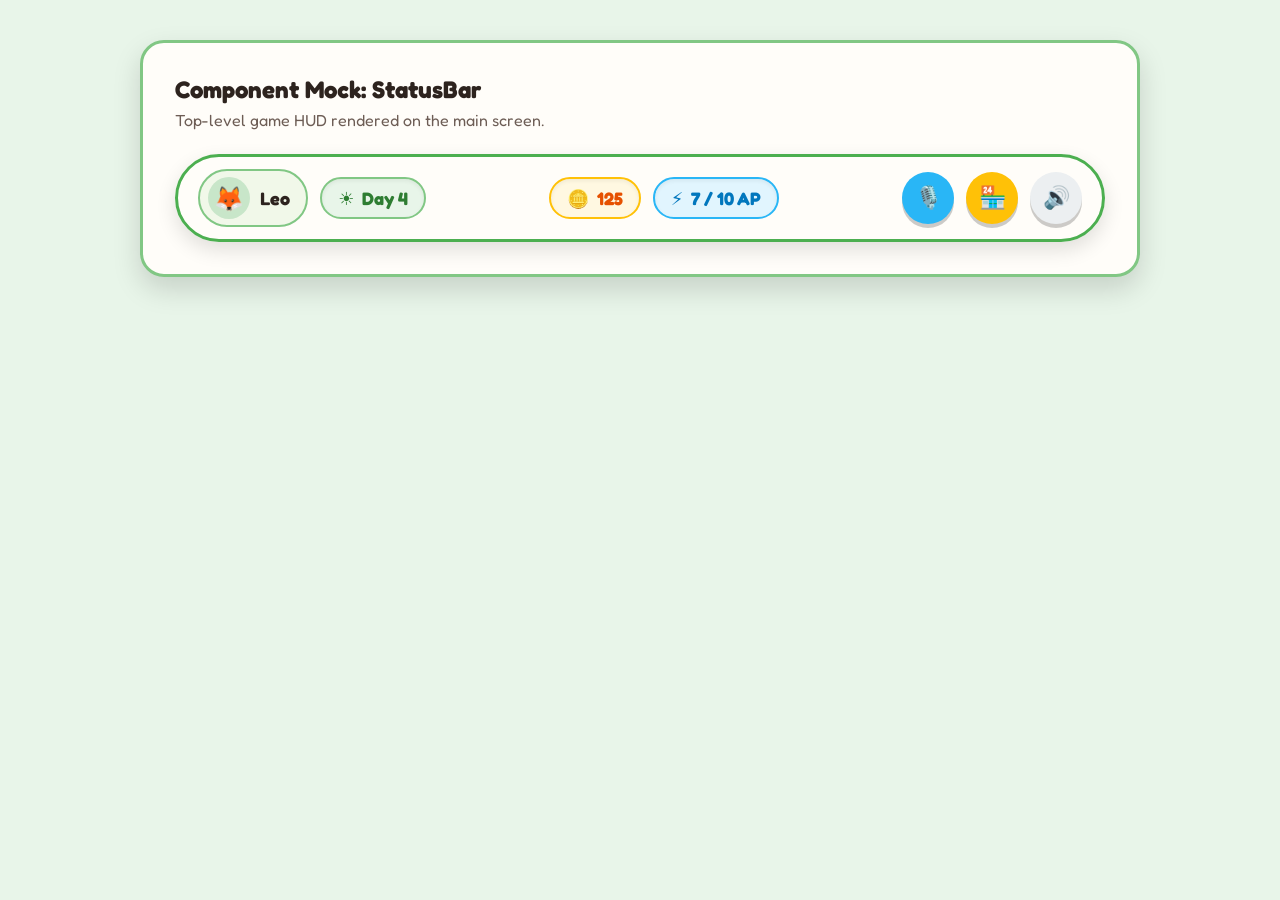
<file: ux/components/mocks/status-bar.html>
<!DOCTYPE html>
<html lang="en">
<head>
  <meta charset="UTF-8">
  <meta name="viewport" content="width=device-width, initial-scale=1.0">
  <title>StatusBar Component Mock</title>
  <link rel="stylesheet" href="styles.css">
  <style>
    .showcase-container {
      max-width: 1000px;
      margin: 40px auto;
      padding: 32px;
    }

    /* StatusBar Container */
    .status-bar {
      display: flex;
      align-items: center;
      justify-content: space-between;
      background: rgba(255, 253, 249, 0.95);
      backdrop-filter: blur(12px);
      padding: 12px 20px;
      border-radius: var(--radius-full);
      border: 3px solid var(--color-farm-green-main);
      box-shadow: 0 8px 20px rgba(0, 0, 0, 0.12);
      gap: 16px;
      flex-wrap: wrap;
    }

    .status-group {
      display: flex;
      align-items: center;
      gap: 12px;
    }

    /* Profile Pill */
    .profile-pill {
      display: flex;
      align-items: center;
      gap: 10px;
      background: #F1F8E9;
      padding: 6px 16px 6px 8px;
      border-radius: var(--radius-full);
      border: 2px solid var(--color-farm-green-light);
      cursor: pointer;
      transition: transform var(--duration-instant);
    }
    .profile-pill:active {
      transform: translateY(2px);
    }
    .avatar-icon {
      width: 42px;
      height: 42px;
      border-radius: 50%;
      background: #C8E6C9;
      display: flex;
      align-items: center;
      justify-content: center;
      font-size: 24px;
    }
    .profile-name {
      font-size: 18px;
      font-weight: 700;
      color: var(--color-text-primary);
    }

    /* Stat Badges */
    .stat-pill {
      display: flex;
      align-items: center;
      gap: 8px;
      padding: 8px 16px;
      border-radius: var(--radius-full);
      font-size: 18px;
      font-weight: 700;
      box-shadow: inset 0 2px 4px rgba(0,0,0,0.06);
    }
    .coin-pill {
      background: #FFF8E1;
      border: 2px solid var(--color-coin-gold);
      color: #E65100;
    }
    .action-pill {
      background: #E1F5FE;
      border: 2px solid var(--color-sky-blue);
      color: #0277BD;
    }
    .day-pill {
      background: #E8F5E9;
      border: 2px solid var(--color-farm-green-light);
      color: var(--color-farm-green-dark);
    }

    /* Nav Buttons */
    .icon-btn {
      width: 52px;
      height: 52px;
      border-radius: 50%;
      border: none;
      display: flex;
      align-items: center;
      justify-content: center;
      font-size: 22px;
      cursor: pointer;
      box-shadow: 0 4px 0 rgba(0,0,0,0.2);
      transition: transform var(--duration-instant), box-shadow var(--duration-instant);
    }
    .icon-btn:active {
      transform: translateY(3px);
      box-shadow: 0 1px 0 rgba(0,0,0,0.2);
    }
  </style>
</head>
<body>
  <div class="showcase-container glass-card">
    <h2>Component Mock: StatusBar</h2>
    <p style="color: var(--color-text-muted); margin: 6px 0 24px 0;">Top-level game HUD rendered on the main screen.</p>

    <!-- Interactive Mock -->
    <div class="status-bar">
      <!-- Left: Profile -->
      <div class="status-group">
        <div class="profile-pill">
          <div class="avatar-icon">🦊</div>
          <span class="profile-name">Leo</span>
        </div>
        <div class="stat-pill day-pill">
          <span>☀️</span>
          <span>Day 4</span>
        </div>
      </div>

      <!-- Center: Stats -->
      <div class="status-group">
        <div class="stat-pill coin-pill">
          <span>🪙</span>
          <span>125</span>
        </div>
        <div class="stat-pill action-pill">
          <span>⚡</span>
          <span>7 / 10 AP</span>
        </div>
      </div>

      <!-- Right: Action Buttons -->
      <div class="status-group">
        <button class="icon-btn btn-blue" title="Audio Recording Studio">🎙️</button>
        <button class="icon-btn btn-gold" title="Farm Market & Shop">🏪</button>
        <button class="icon-btn" style="background: #ECEFF1;" title="Toggle Sound">🔊</button>
      </div>
    </div>
  </div>
</body>
</html>
</file>
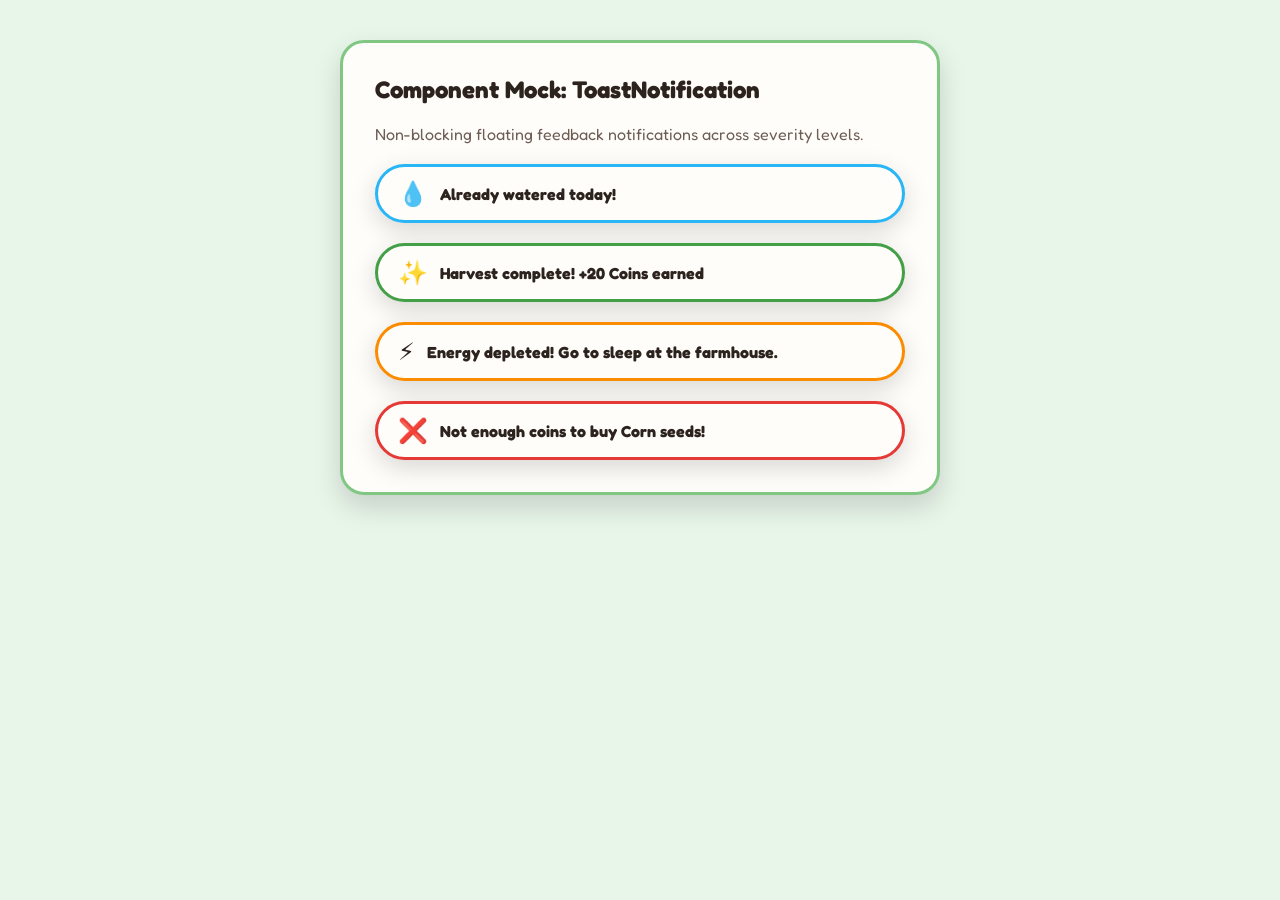
<file: ux/components/mocks/toast-notification.html>
<!DOCTYPE html>
<html lang="en">
<head>
  <meta charset="UTF-8">
  <meta name="viewport" content="width=device-width, initial-scale=1.0">
  <title>ToastNotification Component Mock</title>
  <link rel="stylesheet" href="styles.css">
  <style>
    .showcase-container {
      max-width: 600px;
      margin: 40px auto;
      padding: 32px;
      display: flex;
      flex-direction: column;
      gap: 20px;
    }

    .toast-pill {
      display: flex;
      align-items: center;
      gap: 12px;
      padding: 12px 20px;
      border-radius: var(--radius-full);
      background: var(--color-surface-card);
      box-shadow: 0 8px 24px rgba(0, 0, 0, 0.15);
      border: 3px solid transparent;
      cursor: pointer;
      min-height: 56px;
    }

    .toast-info { border-color: var(--color-sky-blue); }
    .toast-success { border-color: var(--color-feedback-success); }
    .toast-warning { border-color: var(--color-feedback-warning); }
    .toast-error { border-color: var(--color-feedback-error); }

    .toast-icon { font-size: 24px; }
    .toast-text { font-size: 16px; font-weight: 700; color: var(--color-text-primary); }
  </style>
</head>
<body>
  <div class="showcase-container glass-card">
    <h2>Component Mock: ToastNotification</h2>
    <p style="color: var(--color-text-muted);">Non-blocking floating feedback notifications across severity levels.</p>

    <!-- Info -->
    <div class="toast-pill toast-info">
      <span class="toast-icon">💧</span>
      <span class="toast-text">Already watered today!</span>
    </div>

    <!-- Success -->
    <div class="toast-pill toast-success">
      <span class="toast-icon">✨</span>
      <span class="toast-text">Harvest complete! +20 Coins earned</span>
    </div>

    <!-- Warning -->
    <div class="toast-pill toast-warning">
      <span class="toast-icon">⚡</span>
      <span class="toast-text">Energy depleted! Go to sleep at the farmhouse.</span>
    </div>

    <!-- Error -->
    <div class="toast-pill toast-error">
      <span class="toast-icon">❌</span>
      <span class="toast-text">Not enough coins to buy Corn seeds!</span>
    </div>
  </div>
</body>
</html>
</file>
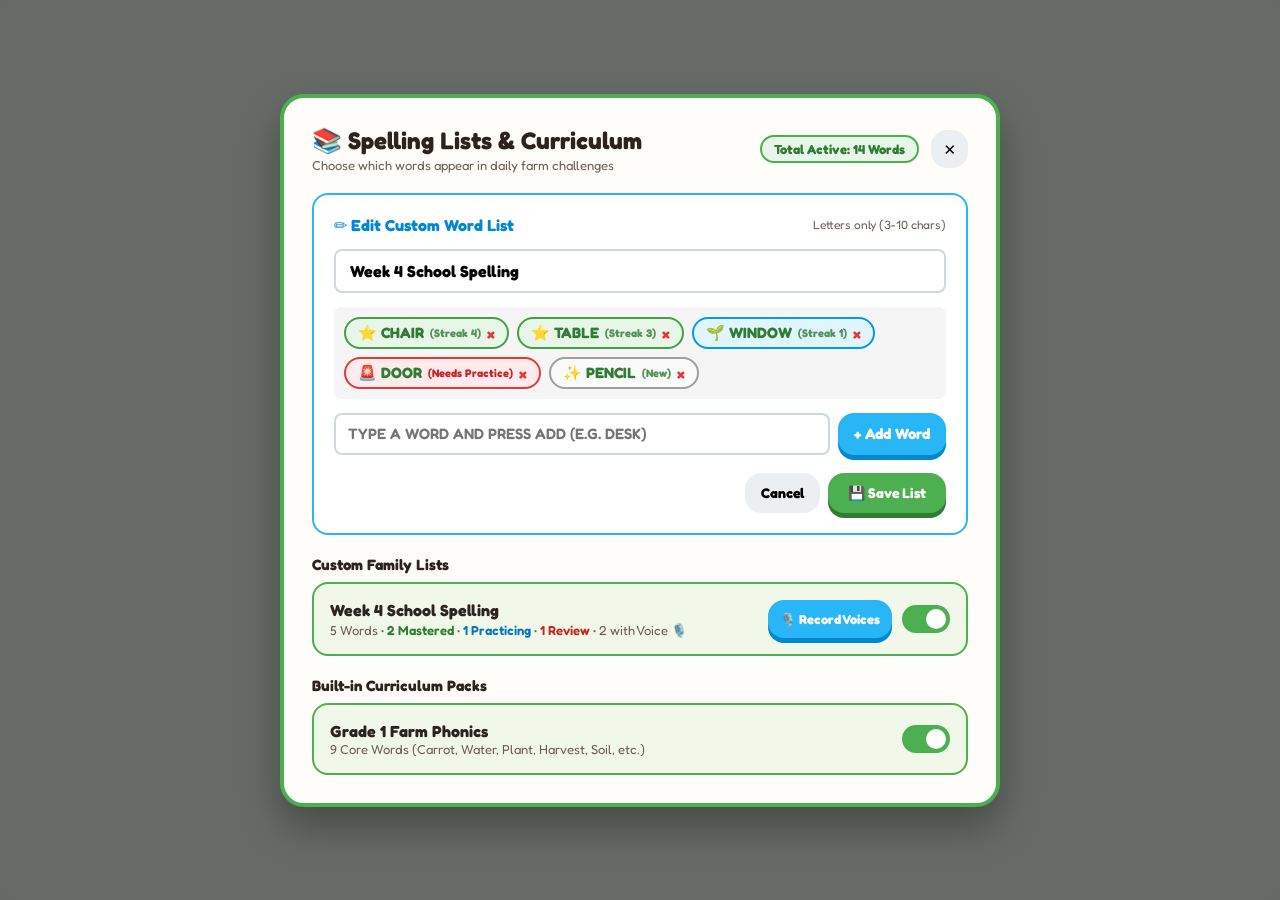
<file: ux/components/mocks/word-list-manager-modal.html>
<!DOCTYPE html>
<html lang="en">
<head>
  <meta charset="UTF-8">
  <meta name="viewport" content="width=device-width, initial-scale=1.0">
  <title>WordListManagerModal Component Mock</title>
  <link rel="stylesheet" href="styles.css">
  <style>
    .modal-backdrop {
      position: fixed;
      top: 0; left: 0; right: 0; bottom: 0;
      background: var(--color-surface-overlay);
      backdrop-filter: blur(8px);
      display: flex;
      align-items: center;
      justify-content: center;
      padding: 16px;
    }

    .manager-box {
      background: var(--color-surface-card);
      border-radius: var(--radius-lg);
      border: 4px solid var(--color-farm-green-main);
      box-shadow: 0 20px 40px rgba(0, 0, 0, 0.3);
      max-width: 720px;
      width: 100%;
      max-height: 90vh;
      overflow-y: auto;
      padding: 28px;
      display: flex;
      flex-direction: column;
      gap: 20px;
    }

    .list-card {
      background: #FFFFFF;
      border: 2px solid #CFD8DC;
      border-radius: var(--radius-md);
      padding: 16px;
      display: flex;
      align-items: center;
      justify-content: space-between;
      gap: 16px;
    }
    .list-card-active {
      border-color: var(--color-farm-green-main);
      background: #F1F8E9;
    }

    /* Word Chips Editor */
    .editor-section {
      background: #FFFFFF;
      border: 2px solid var(--color-sky-blue);
      border-radius: var(--radius-md);
      padding: 20px;
      display: flex;
      flex-direction: column;
      gap: 14px;
    }

    .word-chips-container {
      display: flex;
      flex-wrap: wrap;
      gap: 8px;
      padding: 10px;
      background: #F5F5F5;
      border-radius: var(--radius-sm);
      min-height: 48px;
      align-items: center;
    }

    .word-chip {
      background: #E8F5E9;
      border: 2px solid var(--color-farm-green-main);
      color: var(--color-farm-green-dark);
      font-weight: 700;
      font-size: 15px;
      padding: 4px 12px;
      border-radius: var(--radius-full);
      display: flex;
      align-items: center;
      gap: 6px;
    }

    .chip-remove {
      cursor: pointer;
      font-size: 16px;
      font-weight: 700;
      color: var(--color-record-red);
    }

    .toggle-switch {
      position: relative;
      display: inline-block;
      width: 48px;
      height: 28px;
    }
    .toggle-switch input { opacity: 0; width: 0; height: 0; }
    .slider {
      position: absolute; cursor: pointer; top: 0; left: 0; right: 0; bottom: 0;
      background-color: #ccc; transition: .3s; border-radius: 28px;
    }
    .slider:before {
      position: absolute; content: ""; height: 20px; width: 20px; left: 4px; bottom: 4px;
      background-color: white; transition: .3s; border-radius: 50%;
    }
    input:checked + .slider { background-color: var(--color-farm-green-main); }
    input:checked + .slider:before { transform: translateX(20px); }
  </style>
</head>
<body>
  <div class="modal-backdrop">
    <div class="manager-box">
      <!-- Header -->
      <div style="display: flex; justify-content: space-between; align-items: center;">
        <div>
          <h2 style="font-size: 24px;">📚 Spelling Lists & Curriculum</h2>
          <div style="font-size: 13px; color: var(--color-text-muted); margin-top: 2px;">Choose which words appear in daily farm challenges</div>
        </div>
        <div style="display: flex; align-items: center; gap: 12px;">
          <div style="background: #E8F5E9; border: 2px solid var(--color-farm-green-main); color: var(--color-farm-green-dark); font-weight: 700; font-size: 13px; padding: 4px 12px; border-radius: 9999px;">
            Total Active: 14 Words
          </div>
          <button class="btn-tactile" style="min-height: 38px; padding: 4px 12px; background: #ECEFF1; font-size: 15px;">✕</button>
        </div>
      </div>

      <!-- Editor Panel (Creating/Editing List) -->
      <div class="editor-section">
        <div style="display: flex; justify-content: space-between; align-items: center;">
          <strong style="font-size: 16px; color: var(--color-sky-blue-dark);">✏️ Edit Custom Word List</strong>
          <span style="font-size: 12px; color: var(--color-text-muted);">Letters only (3-10 chars)</span>
        </div>

        <input type="text" value="Week 4 School Spelling" placeholder="List Name (e.g. Friday Quiz)" style="font-family: inherit; font-size: 16px; font-weight: 700; padding: 10px 14px; border-radius: var(--radius-sm); border: 2px solid #CFD8DC;">

        <!-- Word Tag Chips with Learning Status -->
        <div class="word-chips-container">
          <span class="word-chip" style="border-color: #43A047; background: #E8F5E9;">⭐ CHAIR <small style="font-size: 11px; opacity: 0.8;">(Streak 4)</small> <span class="chip-remove">×</span></span>
          <span class="word-chip" style="border-color: #43A047; background: #E8F5E9;">⭐ TABLE <small style="font-size: 11px; opacity: 0.8;">(Streak 3)</small> <span class="chip-remove">×</span></span>
          <span class="word-chip" style="border-color: #039BE5; background: #E1F5FE;">🌱 WINDOW <small style="font-size: 11px; opacity: 0.8;">(Streak 1)</small> <span class="chip-remove">×</span></span>
          <span class="word-chip" style="border-color: #E53935; background: #FFEBEE;">🚨 DOOR <small style="font-size: 11px; color: #C62828;">(Needs Practice)</small> <span class="chip-remove">×</span></span>
          <span class="word-chip" style="border-color: #9E9E9E; background: #FAFAFA;">✨ PENCIL <small style="font-size: 11px; opacity: 0.8;">(New)</small> <span class="chip-remove">×</span></span>
        </div>

        <div style="display: flex; gap: 8px;">
          <input type="text" placeholder="Type a word and press Add (e.g. DESK)" style="flex: 1; font-family: inherit; font-size: 15px; font-weight: 600; padding: 8px 12px; border-radius: var(--radius-sm); border: 2px solid #CFD8DC; text-transform: uppercase;">
          <button class="btn-tactile btn-blue" style="min-height: 42px; padding: 6px 16px; font-size: 15px;">+ Add Word</button>
        </div>

        <div style="display: flex; justify-content: flex-end; gap: 8px; margin-top: 4px;">
          <button class="btn-tactile" style="min-height: 40px; padding: 6px 16px; background: #ECEFF1; font-size: 14px;">Cancel</button>
          <button class="btn-tactile btn-green" style="min-height: 40px; padding: 6px 20px; font-size: 14px;">💾 Save List</button>
        </div>
      </div>

      <!-- Existing Custom Lists -->
      <div>
        <div style="font-weight: 700; font-size: 15px; margin-bottom: 8px;">Custom Family Lists</div>
        
        <div class="list-card list-card-active">
          <div>
            <strong style="font-size: 16px;">Week 4 School Spelling</strong>
            <div style="font-size: 13px; color: var(--color-text-muted); margin-top: 2px;">
              5 Words • <span style="color: #2E7D32; font-weight: 600;">2 Mastered</span> • <span style="color: #0277BD; font-weight: 600;">1 Practicing</span> • <span style="color: #C62828; font-weight: 600;">1 Review</span> • 2 with Voice 🎙️
            </div>
          </div>
          <div style="display: flex; align-items: center; gap: 10px;">
            <button class="btn-tactile btn-blue" style="min-height: 38px; padding: 4px 12px; font-size: 13px;">🎙️ Record Voices</button>
            <label class="toggle-switch">
              <input type="checkbox" checked>
              <span class="slider"></span>
            </label>
          </div>
        </div>
      </div>

      <!-- Built-in Grade Packs -->
      <div>
        <div style="font-weight: 700; font-size: 15px; margin-bottom: 8px;">Built-in Curriculum Packs</div>
        <div class="list-card list-card-active">
          <div>
            <strong style="font-size: 16px;">Grade 1 Farm Phonics</strong>
            <div style="font-size: 13px; color: var(--color-text-muted);">9 Core Words (Carrot, Water, Plant, Harvest, Soil, etc.)</div>
          </div>
          <label class="toggle-switch">
            <input type="checkbox" checked>
            <span class="slider"></span>
          </label>
        </div>
      </div>

    </div>
  </div>
</body>
</html>
</file>
<file: ux/components/mocks/styles.css>
@import url('https://fonts.googleapis.com/css2?family=Fredoka:wght@400;500;600;700&display=swap');

:root {
  /* Primary & Environment */
  --color-farm-green-main: #4CAF50;
  --color-farm-green-dark: #2E7D32;
  --color-farm-green-light: #81C784;
  --color-sprout-yellow-green: #8BC34A;
  --color-sky-blue: #29B6F6;
  --color-sky-blue-dark: #0288D1;

  /* Soil & Plots */
  --color-soil-dry: #8D6E63;
  --color-soil-wet: #4E342E;
  --color-soil-border: #3E2723;
  --color-withered-gray: #78909C;

  /* Currency & Rewards */
  --color-coin-gold: #FFC107;
  --color-coin-gold-dark: #FFA000;
  --color-star-yellow: #FFEB3B;

  /* Neutrals & Surfaces */
  --color-surface-card: #FFFDF9;
  --color-surface-overlay: rgba(33, 33, 33, 0.65);
  --color-text-primary: #2D231E;
  --color-text-muted: #6D5D55;
  --color-text-inverted: #FFFFFF;

  /* Status & Feedback */
  --color-feedback-error: #E53935;
  --color-feedback-success: #43A047;
  --color-feedback-warning: #FB8C00;
  --color-record-red: #E53935;

  /* Radii */
  --radius-sm: 8px;
  --radius-md: 16px;
  --radius-lg: 24px;
  --radius-full: 9999px;

  /* Durations & Easings */
  --duration-instant: 100ms;
  --duration-quick: 200ms;
  --duration-standard: 300ms;
  --ease-spring: cubic-bezier(0.34, 1.56, 0.64, 1);
  --ease-smooth: cubic-bezier(0.25, 0.1, 0.25, 1.0);
}

* {
  box-sizing: border-box;
  margin: 0;
  padding: 0;
  user-select: none;
  -webkit-user-select: none;
}

body {
  font-family: 'Fredoka', system-ui, -apple-system, sans-serif;
  color: var(--color-text-primary);
  background-color: #E8F5E9;
  -webkit-font-smoothing: antialiased;
}

/* 3D Tactile Buttons */
.btn-tactile {
  display: inline-flex;
  align-items: center;
  justify-content: center;
  gap: 8px;
  min-height: 56px;
  padding: 12px 24px;
  font-family: inherit;
  font-size: 20px;
  font-weight: 700;
  border-radius: var(--radius-md);
  border: none;
  cursor: pointer;
  transition: transform var(--duration-instant), box-shadow var(--duration-instant);
}

.btn-tactile:active {
  transform: translateY(4px);
}

.btn-green {
  background-color: var(--color-farm-green-main);
  color: var(--color-text-inverted);
  box-shadow: 0 5px 0 var(--color-farm-green-dark);
}
.btn-green:active {
  box-shadow: 0 1px 0 var(--color-farm-green-dark);
}

.btn-blue {
  background-color: var(--color-sky-blue);
  color: var(--color-text-inverted);
  box-shadow: 0 5px 0 var(--color-sky-blue-dark);
}
.btn-blue:active {
  box-shadow: 0 1px 0 var(--color-sky-blue-dark);
}

.btn-gold {
  background-color: var(--color-coin-gold);
  color: var(--color-text-primary);
  box-shadow: 0 5px 0 var(--color-coin-gold-dark);
}
.btn-gold:active {
  box-shadow: 0 1px 0 var(--color-coin-gold-dark);
}

.btn-red {
  background-color: var(--color-record-red);
  color: var(--color-text-inverted);
  box-shadow: 0 5px 0 #B71C1C;
}
.btn-red:active {
  box-shadow: 0 1px 0 #B71C1C;
}

/* Glassmorphism Card Container */
.glass-card {
  background: var(--color-surface-card);
  border-radius: var(--radius-lg);
  box-shadow: 0 12px 28px rgba(0, 0, 0, 0.15);
  border: 3px solid var(--color-farm-green-light);
  padding: 24px;
}

/* Keyframes */
@keyframes errorWiggle {
  0%, 100% { transform: translateX(0); }
  20% { transform: translateX(-8px); }
  40% { transform: translateX(8px); }
  60% { transform: translateX(-6px); }
  80% { transform: translateX(6px); }
}

@keyframes pulseGlow {
  0%, 100% { box-shadow: 0 0 8px var(--color-coin-gold); transform: scale(1.0); }
  50% { box-shadow: 0 0 20px var(--color-coin-gold); transform: scale(1.03); }
}

@keyframes floatZzz {
  0% { transform: translateY(0) scale(0.8); opacity: 0; }
  50% { opacity: 1; }
  100% { transform: translateY(-30px) scale(1.2); opacity: 0; }
}
</file>
